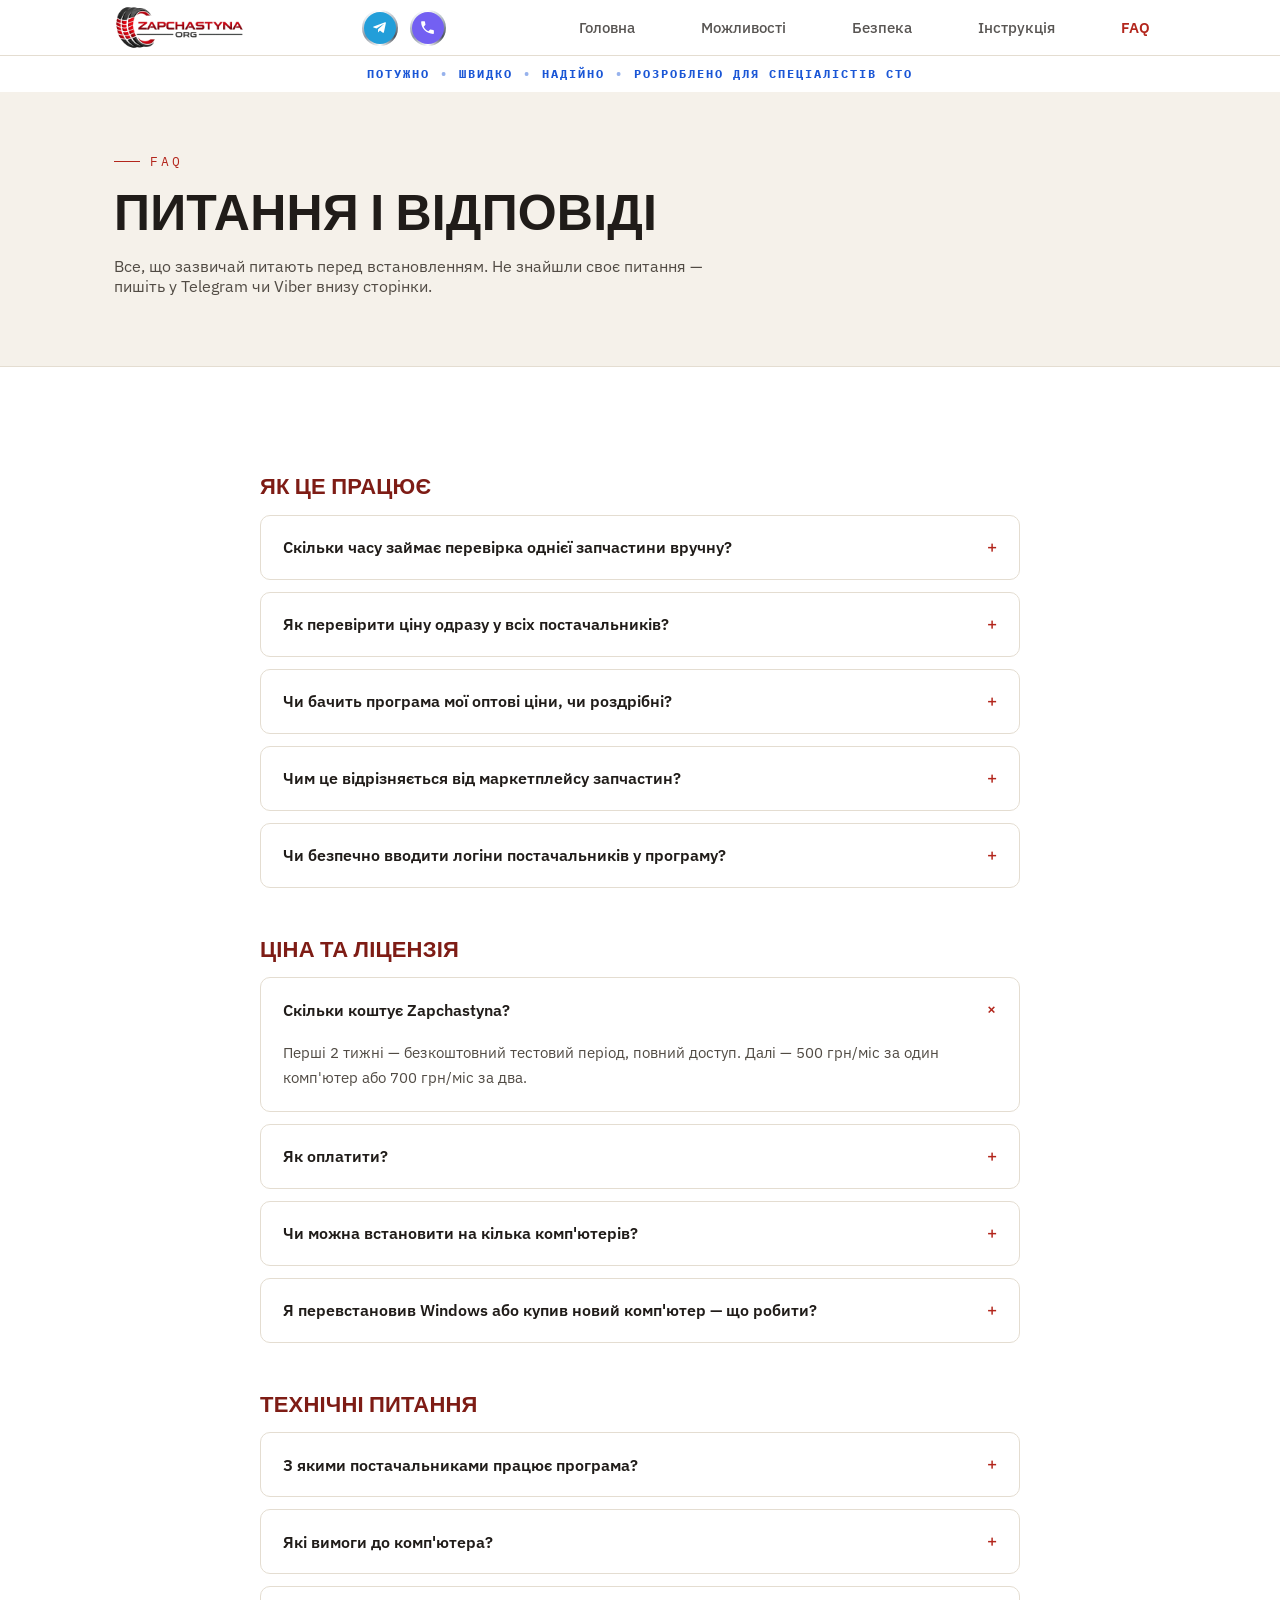
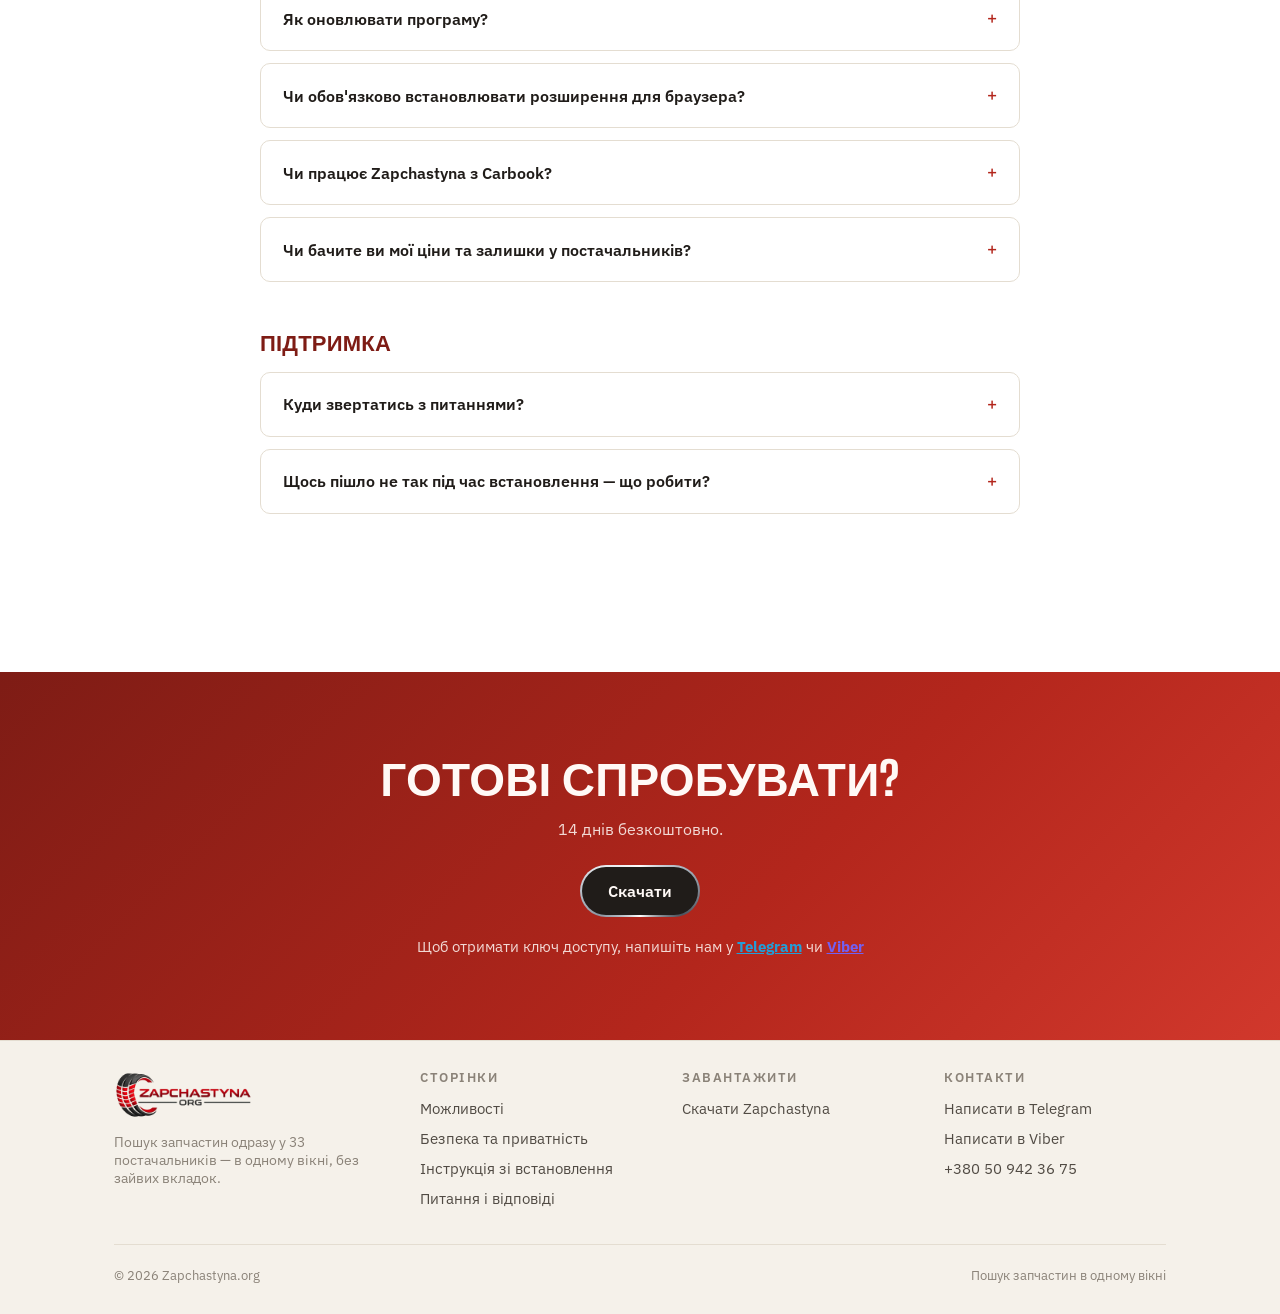
<file: faq.html>
<!doctype html>
<html lang="uk">
<head>
<meta charset="UTF-8">
<meta name="viewport" content="width=device-width, initial-scale=1">
<meta name="msvalidate.01" content="48FEF03218296AFE450D488752519E47">
<title>FAQ — питання і відповіді про Zapchastyna</title>
<meta name="description" content="Скільки коштує Zapchastyna, які постачальники підтримуються, вимоги до комп'ютера, оновлення та підтримка.">
<link rel="canonical" href="https://zapchastyna.org/faq">
<meta property="og:type" content="website">
<meta property="og:url" content="https://zapchastyna.org/faq">
<meta property="og:site_name" content="Zapchastyna">
<meta property="og:locale" content="uk_UA">
<meta property="og:title" content="FAQ — Zapchastyna">
<meta property="og:description" content="Скільки коштує Zapchastyna, які постачальники підтримуються, вимоги до комп'ютера, оновлення та підтримка.">
<meta property="og:image" content="https://zapchastyna.org/og-image.png">
<meta property="og:image:width" content="1380">
<meta property="og:image:height" content="630">
<meta property="og:image:alt" content="Zapchastyna — пошук запчастин одразу у 33 постачальників">
<meta name="twitter:card" content="summary_large_image">
<link rel="icon" type="image/png" sizes="32x32" href="favicon-32.png">
<link rel="apple-touch-icon" href="apple-touch-icon.png">
<link rel="preconnect" href="https://fonts.googleapis.com">
<link rel="preconnect" href="https://fonts.gstatic.com" crossorigin>
<link href="https://fonts.googleapis.com/css2?family=Big+Shoulders+Display:wght@700;800;900&family=IBM+Plex+Sans:wght@400;500;600;700&family=IBM+Plex+Mono:wght@400;500&display=swap" rel="stylesheet">
<link rel="stylesheet" href="css/styles.css?v=20260816b">
<script type="application/ld+json">
{
  "@context": "https://schema.org",
  "@type": "FAQPage",
  "@id": "https://zapchastyna.org/faq#faqpage",
  "url": "https://zapchastyna.org/faq",
  "name": "Питання і відповіді про Zapchastyna",
  "inLanguage": "uk",
  "publisher": {
    "@type": "Organization",
    "name": "Zapchastyna",
    "url": "https://zapchastyna.org/"
  },
  "mainEntity": [
    {
      "@type": "Question",
      "name": "Скільки часу займає перевірка однієї запчастини вручну?",
      "acceptedAnswer": {
        "@type": "Answer",
        "text": "У середньому близько десяти хвилин: відкрити кабінети кількох постачальників, ввести артикул у кожному, дочекатися видачі, порівняти ціни й наявність. Zapchastyna робить той самий обхід за секунди й показує все в одній таблиці."
      }
    },
    {
      "@type": "Question",
      "name": "Як перевірити ціну одразу у всіх постачальників?",
      "acceptedAnswer": {
        "@type": "Answer",
        "text": "Ввести артикул один раз. Zapchastyna паралельно опитує всі підключені джерела під вашими логінами і зводить ціни, залишки та аналоги в одну таблицю. Замість тридцяти вкладок — один екран."
      }
    },
    {
      "@type": "Question",
      "name": "Чи бачить програма мої оптові ціни, чи роздрібні?",
      "acceptedAnswer": {
        "@type": "Answer",
        "text": "Ваші оптові. Пошук іде під вашим логіном у вашому особистому кабінеті — програма бачить рівно те саме, що побачили б ви, відкривши сайт постачальника вручну. Роздрібні ціни вітрини вона не показує."
      }
    },
    {
      "@type": "Question",
      "name": "Чим це відрізняється від маркетплейсу запчастин?",
      "acceptedAnswer": {
        "@type": "Answer",
        "text": "Маркетплейс — це посередник із власною націнкою і своїм колом продавців. Zapchastyna нічого не продає і не є посередником: вона працює з вашими діючими постачальниками та вашими договірними цінами, а замовлення ви оформлюєте як завжди — напряму."
      }
    },
    {
      "@type": "Question",
      "name": "Чи безпечно вводити логіни постачальників у програму?",
      "acceptedAnswer": {
        "@type": "Answer",
        "text": "Логіни зберігаються у файлі на вашому комп'ютері й нікуди не завантажуються. Запити йдуть напряму з вашого комп'ютера на сайт постачальника, повз наші сервери. Програма тільки читає ціни — вона не додає в кошик, не замовляє і не змінює паролі."
      }
    },
    {
      "@type": "Question",
      "name": "Скільки коштує Zapchastyna?",
      "acceptedAnswer": {
        "@type": "Answer",
        "text": "Перші 2 тижні — безкоштовний тестовий період, повний доступ. Далі — 500 грн/міс за один комп'ютер або 700 грн/міс за два."
      }
    },
    {
      "@type": "Question",
      "name": "Як оплатити?",
      "acceptedAnswer": {
        "@type": "Answer",
        "text": "Напишіть нам у Telegram або Viber — домовимось про зручний спосіб."
      }
    },
    {
      "@type": "Question",
      "name": "Чи можна встановити на кілька комп'ютерів?",
      "acceptedAnswer": {
        "@type": "Answer",
        "text": "Так, до двох комп'ютерів за тарифом 700 грн/міс. Якщо потрібно більше — напишіть, обговоримо."
      }
    },
    {
      "@type": "Question",
      "name": "Я перевстановив Windows або купив новий комп'ютер — що робити?",
      "acceptedAnswer": {
        "@type": "Answer",
        "text": "Напишіть нам — відв'яжемо ліцензію від старого комп'ютера, і вона автоматично прив'яжеться до нового при наступному запуску."
      }
    },
    {
      "@type": "Question",
      "name": "З якими постачальниками працює програма?",
      "acceptedAnswer": {
        "@type": "Answer",
        "text": "33 джерела: Юнік, Омега, АвтоНова, Владислав, Еліт, БусМаркет, Зеніт, Весна, С-Кар, ТехноМір, Автотехнікс, АВД, Інтеркарс, Екзіст, АвтоТренд, A-Z, Атлас, ЗіпАвто, ОілПартс, АЗР, КронАвто, Вітол, МайстерСервіс, ФормаПартс, СТАвто, Олл4Кар, АСГ, ГігаПартс, АзіяПартс, АвтоПро, Бастіон, Автолідер, Спринтер. Не знайшли свого постачальника — напишіть, можемо додати."
      }
    },
    {
      "@type": "Question",
      "name": "Які вимоги до комп'ютера?",
      "acceptedAnswer": {
        "@type": "Answer",
        "text": "Windows 10 або новіша версія та інтернет. Все інше — включно з Python — програма встановлює сама."
      }
    },
    {
      "@type": "Question",
      "name": "Як оновлювати програму?",
      "acceptedAnswer": {
        "@type": "Answer",
        "text": "Коли виходить нова версія, у Zapchastyna з'являється кнопка «Оновити». Натискаєте — і все оновлюється саме. Логіни, паролі та ліцензія зберігаються."
      }
    },
    {
      "@type": "Question",
      "name": "Чи обов'язково встановлювати розширення для браузера?",
      "acceptedAnswer": {
        "@type": "Answer",
        "text": "Так, одне — з папки C:\\parts-dashboard\\chrome-extension. Деякі магазини не приймають код деталі в адресі сторінки, і вписує його в рядок пошуку саме розширення. Без нього посилання на такі магазини відкриють кабінет із порожнім пошуком. Два інших розширення — «Знайти ціну» в контекстному меню і кнопки магазинів у Carbook — за бажанням. Розширення працюють у Google Chrome, Opera та інших браузерах на основі Chromium. Як їх встановити, описано в інструкції."
      }
    },
    {
      "@type": "Question",
      "name": "Чи працює Zapchastyna з Carbook?",
      "acceptedAnswer": {
        "@type": "Answer",
        "text": "Так. Для тих, хто веде замовлення в Carbook, є окреме розширення для браузера (Chrome, Opera): біля кожної позиції замовлення з'являється кнопка магазину, яка відкриває саме цю деталь у кабінеті постачальника, а панель «Обхід магазинів» проводить вас по всіх позиціях замовлення, згрупованих по магазину. Розширення входить у поставку Zapchastyna — як його увімкнути, описано в інструкції."
      }
    },
    {
      "@type": "Question",
      "name": "Чи бачите ви мої ціни та залишки у постачальників?",
      "acceptedAnswer": {
        "@type": "Answer",
        "text": "Ні. Пошук виконується локально на вашому комп'ютері під вашим логіном. Детальніше — на сторінці «Безпека»."
      }
    },
    {
      "@type": "Question",
      "name": "Куди звертатись з питаннями?",
      "acceptedAnswer": {
        "@type": "Answer",
        "text": "Telegram або Viber — контакти внизу цієї сторінки."
      }
    },
    {
      "@type": "Question",
      "name": "Щось пішло не так під час встановлення — що робити?",
      "acceptedAnswer": {
        "@type": "Answer",
        "text": "Не закривайте вікно з помилкою — сфотографуйте його або зробіть скріншот і надішліть нам. Комп'ютер при цьому не змінюється: якщо встановлення не завершилося, нічого зайвого на ньому не залишається."
      }
    }
  ],
  "dateModified": "2026-10-29"
}
</script>
</head>
<body>

<!-- NAV:START -->
<nav class="site-nav">
  <div class="container">
    <a href="/" class="nav-logo"><img width="720" height="248" src="images/logo/logo.webp" alt="Zapchastyna.org"></a>
    <div class="nav-right">
      <a class="contact-icon tg" href="https://t.me/+380509423675" target="_blank" rel="noopener" title="Написати в Telegram">
        <svg viewBox="0 0 24 24" aria-hidden="true"><path d="M9.78 18.65l.28-4.23 7.68-6.92c.34-.31-.07-.46-.52-.19L7.74 13.3 3.64 12c-.88-.25-.89-.86.2-1.3l15.97-6.16c.73-.33 1.43.18 1.15 1.3l-2.72 12.81c-.19.91-.74 1.13-1.5.71L12.6 16.3l-1.99 1.93c-.23.23-.42.42-.83.42z"/></svg>
      </a>
      <a class="contact-icon viber" href="viber://chat?number=%2B380509423675" title="Написати у Viber">
        <svg viewBox="0 0 24 24" aria-hidden="true"><path d="M6.62 10.79c1.44 2.83 3.76 5.14 6.59 6.59l2.2-2.2c.27-.27.67-.36 1.02-.24 1.12.37 2.33.57 3.57.57.55 0 1 .45 1 1V20c0 .55-.45 1-1 1-9.39 0-17-7.61-17-17 0-.55.45-1 1-1h3.5c.55 0 1 .45 1 1 0 1.25.2 2.45.57 3.57.11.35.03.74-.25 1.02l-2.2 2.21z"/></svg>
      </a>
    </div>
    <button class="nav-toggle" aria-label="Меню">☰</button>
    <ul class="nav-links">
      <li><a href="/">Головна</a></li>
      <li><a href="possibilities">Можливості</a></li>
      <li><a href="security">Безпека</a></li>
      <li><a href="instructions">Інструкція</a></li>
      <li><a href="faq" class="active">FAQ</a></li>
    </ul>
  </div>
</nav>
<!-- NAV:END -->

<!-- SLOGAN STRIP -->
<div class="slogan-strip">
  <div class="container">
    <span>Потужно</span><span class="dot">•</span><span>Швидко</span><span class="dot">•</span><span>Надійно</span><span class="dot">•</span><span>Розроблено для спеціалістів СТО</span>
  </div>
</div>

<section class="page-hero">
  <div class="container">
    <span class="eyebrow">FAQ</span>
    <h1>Питання і відповіді</h1>
    <p>Все, що зазвичай питають перед встановленням. Не знайшли своє питання — пишіть у Telegram чи Viber внизу сторінки.</p>
  </div>
</section>

<section class="section-pad on-bg">
  <div class="container">

    <div class="faq-group">
      <h2>Як це працює</h2>

      <details class="faq-item">
        <summary>Скільки часу займає перевірка однієї запчастини вручну?</summary>
        <div class="faq-a">У середньому близько десяти хвилин: відкрити кабінети кількох постачальників, ввести артикул у кожному, дочекатися видачі, порівняти ціни й наявність. Zapchastyna робить той самий обхід за секунди й показує все в одній таблиці.</div>
      </details>
      <details class="faq-item">
        <summary>Як перевірити ціну одразу у всіх постачальників?</summary>
        <div class="faq-a">Ввести артикул один раз. Zapchastyna паралельно опитує всі підключені джерела під вашими логінами і зводить ціни, залишки та аналоги в одну таблицю. Замість тридцяти вкладок — один екран.</div>
      </details>
      <details class="faq-item">
        <summary>Чи бачить програма мої оптові ціни, чи роздрібні?</summary>
        <div class="faq-a">Ваші оптові. Пошук іде під вашим логіном у вашому особистому кабінеті — програма бачить рівно те саме, що побачили б ви, відкривши сайт постачальника вручну. Роздрібні ціни вітрини вона не показує.</div>
      </details>
      <details class="faq-item">
        <summary>Чим це відрізняється від маркетплейсу запчастин?</summary>
        <div class="faq-a">Маркетплейс — це посередник із власною націнкою і своїм колом продавців. Zapchastyna нічого не продає і не є посередником: вона працює з вашими діючими постачальниками та вашими договірними цінами, а замовлення ви оформлюєте як завжди — напряму.</div>
      </details>
      <details class="faq-item">
        <summary>Чи безпечно вводити логіни постачальників у програму?</summary>
        <div class="faq-a">Логіни зберігаються у файлі на вашому комп'ютері й нікуди не завантажуються. Запити йдуть напряму з вашого комп'ютера на сайт постачальника, повз наші сервери. Програма тільки читає ціни — вона не додає в кошик, не замовляє і не змінює паролі.</div>
      </details>
    </div>

    <div class="faq-group">
      <h2>Ціна та ліцензія</h2>

      <details class="faq-item" open>
        <summary>Скільки коштує Zapchastyna?</summary>
        <div class="faq-a">Перші 2 тижні — безкоштовний тестовий період, повний доступ. Далі — 500 грн/міс за один комп'ютер або 700 грн/міс за два.</div>
      </details>

      <details class="faq-item">
        <summary>Як оплатити?</summary>
        <div class="faq-a">Напишіть нам у Telegram або Viber — домовимось про зручний спосіб.</div>
      </details>

      <details class="faq-item">
        <summary>Чи можна встановити на кілька комп'ютерів?</summary>
        <div class="faq-a">Так, до двох комп'ютерів за тарифом 700 грн/міс. Якщо потрібно більше — напишіть, обговоримо.</div>
      </details>

      <details class="faq-item">
        <summary>Я перевстановив Windows або купив новий комп'ютер — що робити?</summary>
        <div class="faq-a">Напишіть нам — відв'яжемо ліцензію від старого комп'ютера, і вона автоматично прив'яжеться до нового при наступному запуску.</div>
      </details>
    </div>

    <div class="faq-group">
      <h2>Технічні питання</h2>

      <details class="faq-item">
        <summary>З якими постачальниками працює програма?</summary>
        <div class="faq-a">
          33 джерела — ось повний список:
          <div class="badge-grid">
            <span class="badge"><span class="badge-logo"><img loading="lazy" width="291" height="163" src="images/suppliers/utr.png" alt=""></span>Юнік</span><span class="badge"><span class="badge-logo"><img loading="lazy" width="96" height="96" src="images/suppliers/omega.png" alt=""></span>Омега</span><span class="badge"><span class="badge-logo"><img loading="lazy" width="42" height="42" src="images/suppliers/autonovad.png" alt=""></span>АвтоНова</span><span class="badge"><span class="badge-logo"><img loading="lazy" width="300" height="61" src="images/suppliers/vladislav.png" alt=""></span>Владислав</span><span class="badge"><span class="badge-logo"><img loading="lazy" width="250" height="32" src="images/suppliers/ecat.png" alt=""></span>Еліт</span><span class="badge"><span class="badge-logo"><img loading="lazy" width="192" height="192" src="images/suppliers/bm_parts.png" alt=""></span>БусМаркет</span><span class="badge"><span class="badge-logo"><img loading="lazy" width="99" height="100" src="images/suppliers/zenitauto.png" alt=""></span>Зеніт</span><span class="badge"><span class="badge-logo"><img loading="lazy" src="images/suppliers/vesna.svg" alt=""></span>Весна</span><span class="badge"><span class="badge-logo"><img loading="lazy" width="145" height="83" src="images/suppliers/scarparts.gif" alt=""></span>С-Кар</span><span class="badge"><span class="badge-logo"><img loading="lazy" width="180" height="180" src="images/suppliers/tehnomir.png" alt=""></span>ТехноМір</span><span class="badge"><span class="badge-logo dark"><img loading="lazy" src="images/suppliers/autotechnics.svg" alt=""></span>Автотехнікс</span><span class="badge"><span class="badge-logo"><img loading="lazy" width="398" height="402" src="images/suppliers/avd.jpg" alt=""></span>АВД</span><span class="badge"><span class="badge-logo"><img loading="lazy" width="140" height="51" src="images/suppliers/intercars.webp" alt=""></span>Інтеркарс</span><span class="badge"><span class="badge-logo"><img loading="lazy" src="images/suppliers/exist.svg" alt=""></span>Екзіст</span><span class="badge"><span class="badge-logo"><img loading="lazy" width="161" height="44" src="images/suppliers/autotrend.png" alt=""></span>АвтоТренд</span><span class="badge"><span class="badge-logo"><img loading="lazy" width="142" height="88" src="images/suppliers/azauto.png" alt=""></span>A-Z</span><span class="badge"><span class="badge-logo"><img loading="lazy" src="images/suppliers/atlas_parts.svg" alt=""></span>Атлас</span><span class="badge"><span class="badge-logo"><img loading="lazy" src="images/suppliers/zipavto.svg" alt=""></span>ЗіпАвто</span><span class="badge"><span class="badge-logo"><img loading="lazy" width="102" height="46" src="images/suppliers/oilparts.png" alt=""></span>ОілПартс</span><span class="badge"><span class="badge-logo"><img loading="lazy" width="96" height="96" src="images/suppliers/azr.png" alt=""></span>АЗР</span><span class="badge"><span class="badge-logo"><img loading="lazy" width="866" height="170" src="images/suppliers/kronavto.png" alt=""></span>КронАвто</span><span class="badge"><span class="badge-logo"><img loading="lazy" src="images/suppliers/vitol.svg" alt=""></span>Вітол</span><span class="badge"><span class="badge-logo"><img loading="lazy" src="images/suppliers/mastershop.svg" alt=""></span>МайстерСервіс</span><span class="badge"><span class="badge-logo"><img loading="lazy" width="64" height="64" src="images/suppliers/formaparts.png" alt=""></span>ФормаПартс</span><span class="badge"><span class="badge-logo"><img loading="lazy" width="256" height="68" src="images/suppliers/stauto.gif" alt=""></span>СТАвто</span><span class="badge"><span class="badge-logo"><img loading="lazy" width="290" height="48" src="images/suppliers/all4car.png" alt=""></span>Олл4Кар</span><span class="badge"><span class="badge-logo dark"><img loading="lazy" width="220" height="55" src="images/suppliers/asg.png" alt=""></span>АСГ</span><span class="badge"><span class="badge-logo"><img loading="lazy" width="400" height="200" src="images/suppliers/gigaparts.webp" alt=""></span>ГігаПартс</span><span class="badge"><span class="badge-logo"><img loading="lazy" width="729" height="231" src="images/suppliers/asiaparts.png" alt=""></span>АзіяПартс</span><span class="badge"><span class="badge-logo dark"><img loading="lazy" src="images/suppliers/avtopro.svg" alt=""></span>АвтоПро</span><span class="badge"><span class="badge-logo"><img loading="lazy" width="77" height="108" src="images/suppliers/bastion.png" alt=""></span>Бастіон</span><span class="badge"><span class="badge-logo"><img loading="lazy" width="96" height="96" src="images/suppliers/avtolider.png" alt=""></span>Автолідер</span><span class="badge">Спринтер</span>
          </div>
          Не знайшли свого постачальника — напишіть, можемо додати.
        </div>
      </details>

      <details class="faq-item">
        <summary>Які вимоги до комп'ютера?</summary>
        <div class="faq-a">Windows 10 або новіша версія та інтернет. Все інше — включно з Python — програма встановлює сама.</div>
      </details>

      <details class="faq-item">
        <summary>Як оновлювати програму?</summary>
        <div class="faq-a">Коли виходить нова версія, у Zapchastyna з'являється кнопка «Оновити». Натискаєте — і все оновлюється саме. Логіни, паролі та ліцензія зберігаються.</div>
      </details>

      <details class="faq-item">
        <summary>Чи обов'язково встановлювати розширення для браузера?</summary>
        <div class="faq-a">Так, одне — з папки <code>C:\parts-dashboard\chrome-extension</code>. Деякі магазини не приймають код деталі в адресі сторінки, і вписує його в рядок пошуку саме розширення. Без нього посилання на такі магазини відкриють кабінет із порожнім пошуком. Два інших розширення — «Знайти ціну» в контекстному меню і кнопки магазинів у Carbook — за бажанням. Розширення працюють у Google Chrome, Opera та інших браузерах на основі Chromium. Як їх встановити, описано в <a href="instructions#extensions" style="text-decoration:underline">інструкції</a>.</div>
      </details>

      <details class="faq-item">
        <summary>Чи працює Zapchastyna з Carbook?</summary>
        <div class="faq-a">Так. Для тих, хто веде замовлення в Carbook, є окреме розширення для браузера (Chrome, Opera): біля кожної позиції замовлення з'являється кнопка магазину, яка відкриває саме цю деталь у кабінеті постачальника, а панель «Обхід магазинів» проводить вас по всіх позиціях замовлення, згрупованих по магазину. Розширення входить у поставку Zapchastyna — як його увімкнути, описано в <a href="instructions#carbook" style="text-decoration:underline">інструкції</a>.</div>
      </details>

      <details class="faq-item">
        <summary>Чи бачите ви мої ціни та залишки у постачальників?</summary>
        <div class="faq-a">Ні. Пошук виконується локально на вашому комп'ютері під вашим логіном. Детальніше — на сторінці <a href="security" style="text-decoration:underline">«Безпека»</a>.</div>
      </details>
    </div>

    <div class="faq-group">
      <h2>Підтримка</h2>

      <details class="faq-item">
        <summary>Куди звертатись з питаннями?</summary>
        <div class="faq-a">Telegram або Viber — контакти внизу цієї сторінки.</div>
      </details>

      <details class="faq-item">
        <summary>Щось пішло не так під час встановлення — що робити?</summary>
        <div class="faq-a">Не закривайте вікно з помилкою — сфотографуйте його або зробіть скріншот і надішліть нам. Комп'ютер при цьому не змінюється: якщо встановлення не завершилося, нічого зайвого на ньому не залишається.</div>
      </details>
    </div>

  </div>
</section>

<section class="cta-band">
  <div class="container">
    <h2>Готові спробувати?</h2>
    <p>14 днів безкоштовно.</p>
    <a class="btn btn-primary" href="downloads/vstanovlennia.zip?v=20260823" download="Встановлення.zip">Скачати</a>
    <p class="cta-note">Щоб отримати ключ доступу, напишіть нам у <a class="link-tg" href="https://t.me/+380509423675" target="_blank" rel="noopener">Telegram</a> чи <a class="link-viber" href="viber://chat?number=%2B380509423675">Viber</a></p>
  </div>
</section>

<!-- FOOTER:START -->
<footer class="site-footer">
  <div class="container">
    <div class="footer-top">
      <div class="footer-brand">
        <img loading="lazy" width="720" height="248" src="images/logo/logo.webp" alt="Zapchastyna.org">
        <p>Пошук запчастин одразу у 33 постачальників — в одному вікні, без зайвих вкладок.</p>
      </div>
      <div class="footer-col">
        <h3>Сторінки</h3>
        <ul>
          <li><a href="possibilities">Можливості</a></li>
          <li><a href="security">Безпека та приватність</a></li>
          <li><a href="instructions">Інструкція зі встановлення</a></li>
          <li><a href="faq">Питання і відповіді</a></li>
        </ul>
      </div>
      <div class="footer-col">
        <h3>Завантажити</h3>
        <ul>
          <li><a href="downloads/vstanovlennia.zip?v=20260823" download="Встановлення.zip">Скачати Zapchastyna</a></li>
        </ul>
      </div>
      <div class="footer-col">
        <h3>Контакти</h3>
        <ul>
          <li><a href="https://t.me/+380509423675" target="_blank" rel="noopener">Написати в Telegram</a></li>
          <li><a href="viber://chat?number=%2B380509423675">Написати в Viber</a></li>
          <li><a href="tel:+380509423675">+380 50 942 36 75</a></li>
        </ul>
      </div>
    </div>
    <div class="footer-bottom">
      <span>© 2026 Zapchastyna.org</span>
      <span>Пошук запчастин в одному вікні</span>
    </div>
  </div>
</footer>
<!-- FOOTER:END -->

<script src="js/main.js?v=20260807"></script>
</body>
</html>
</file>
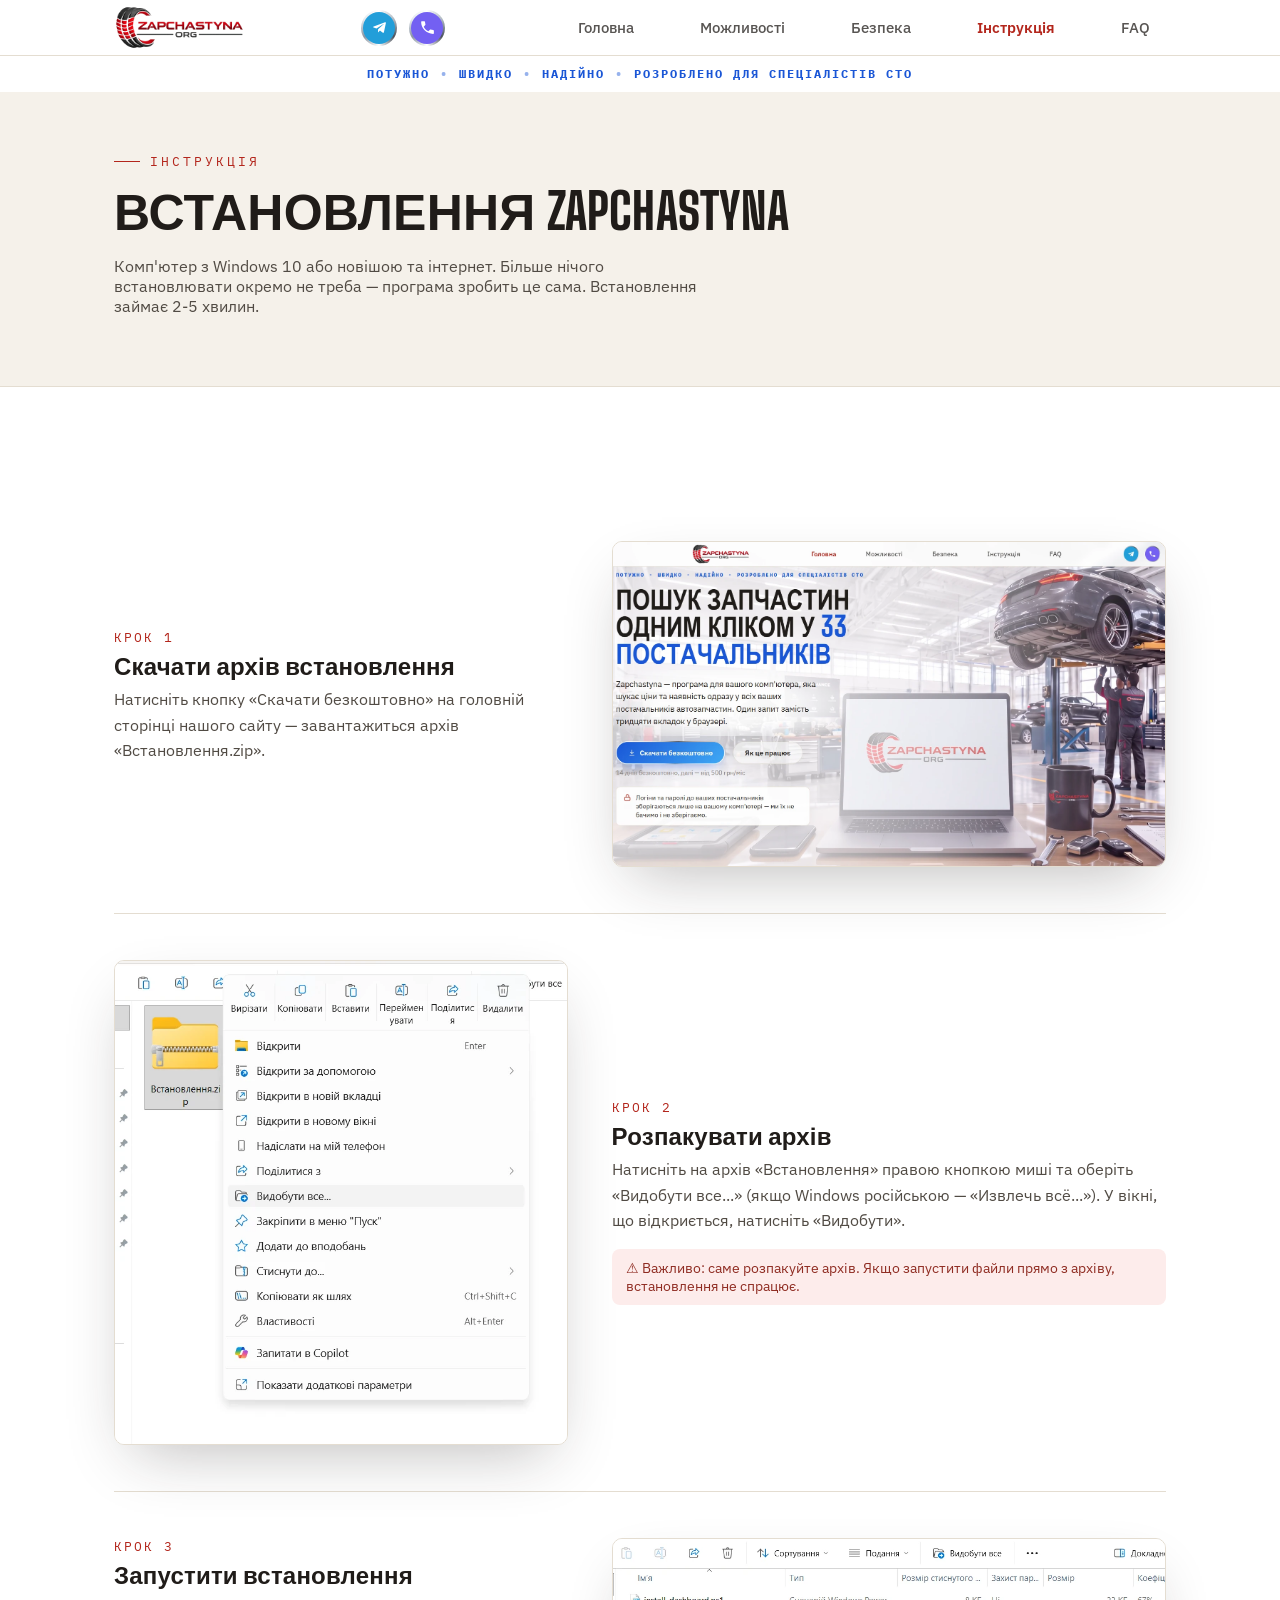
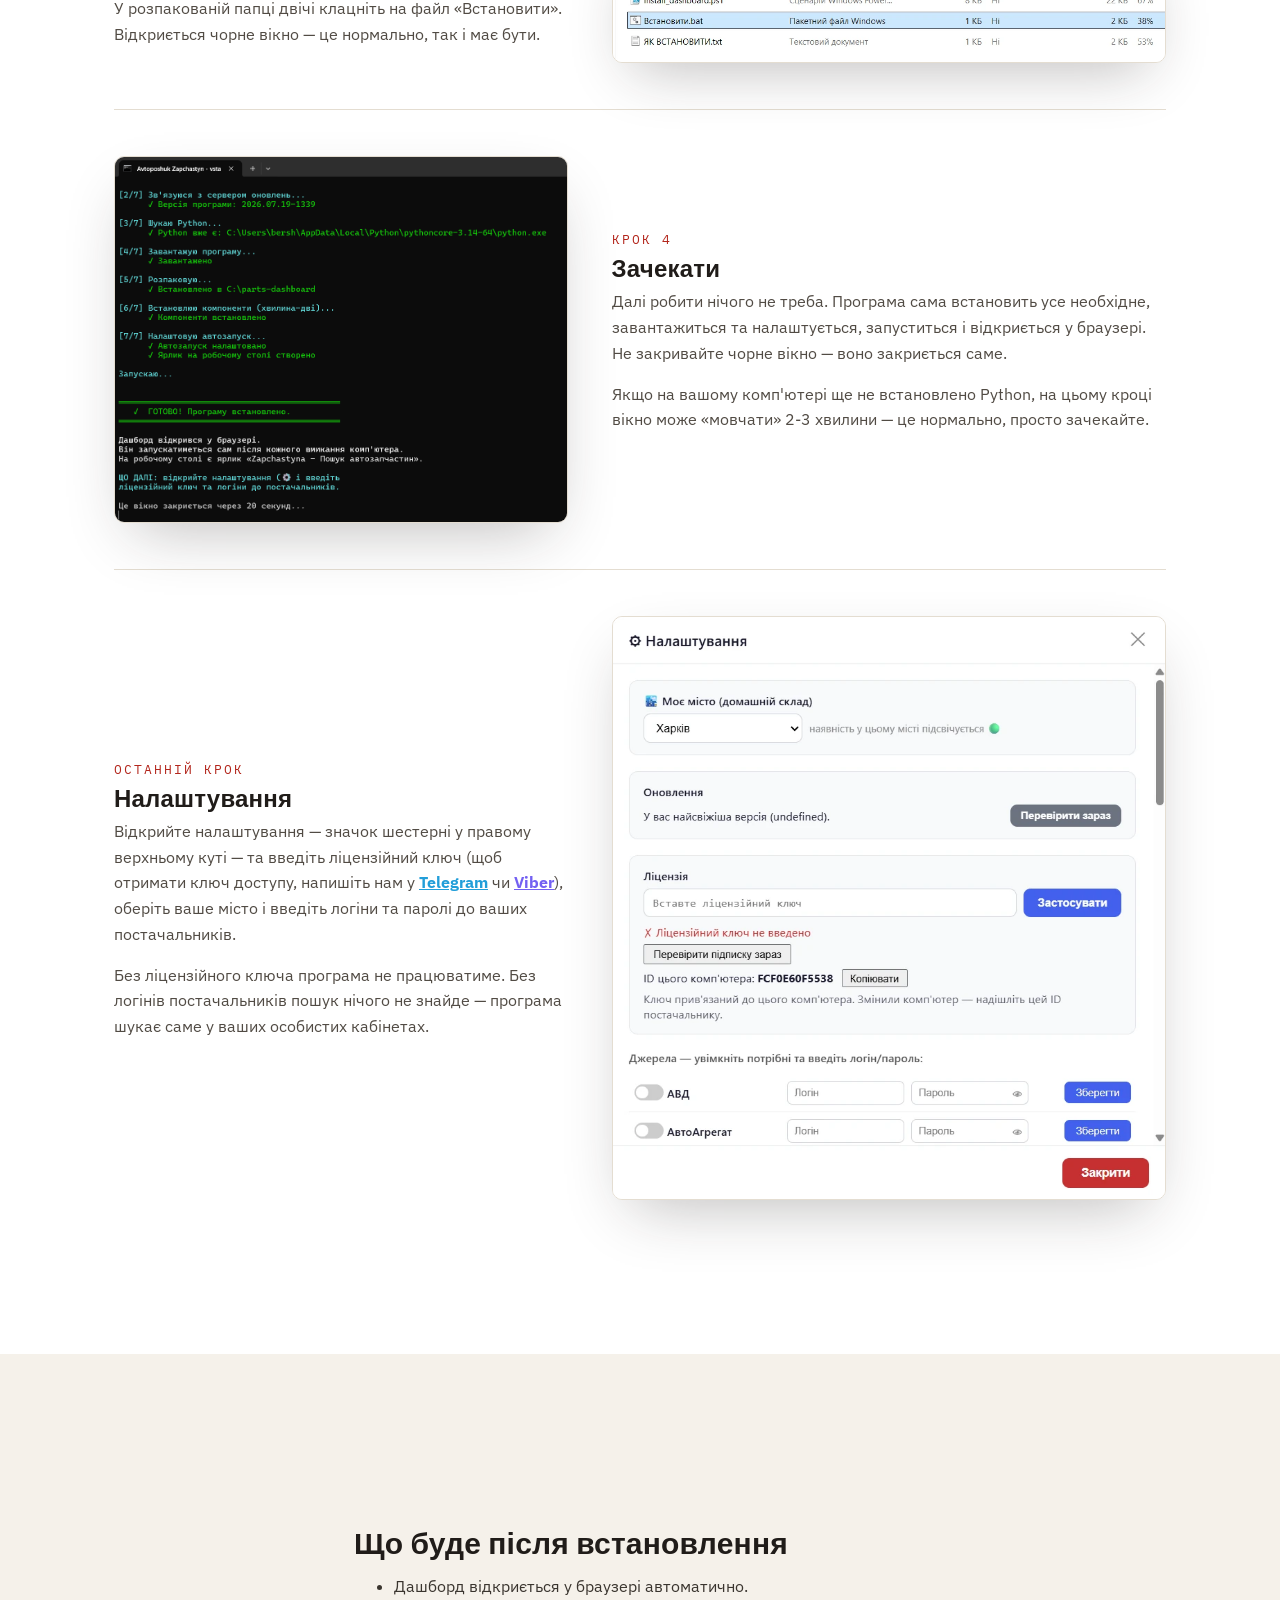
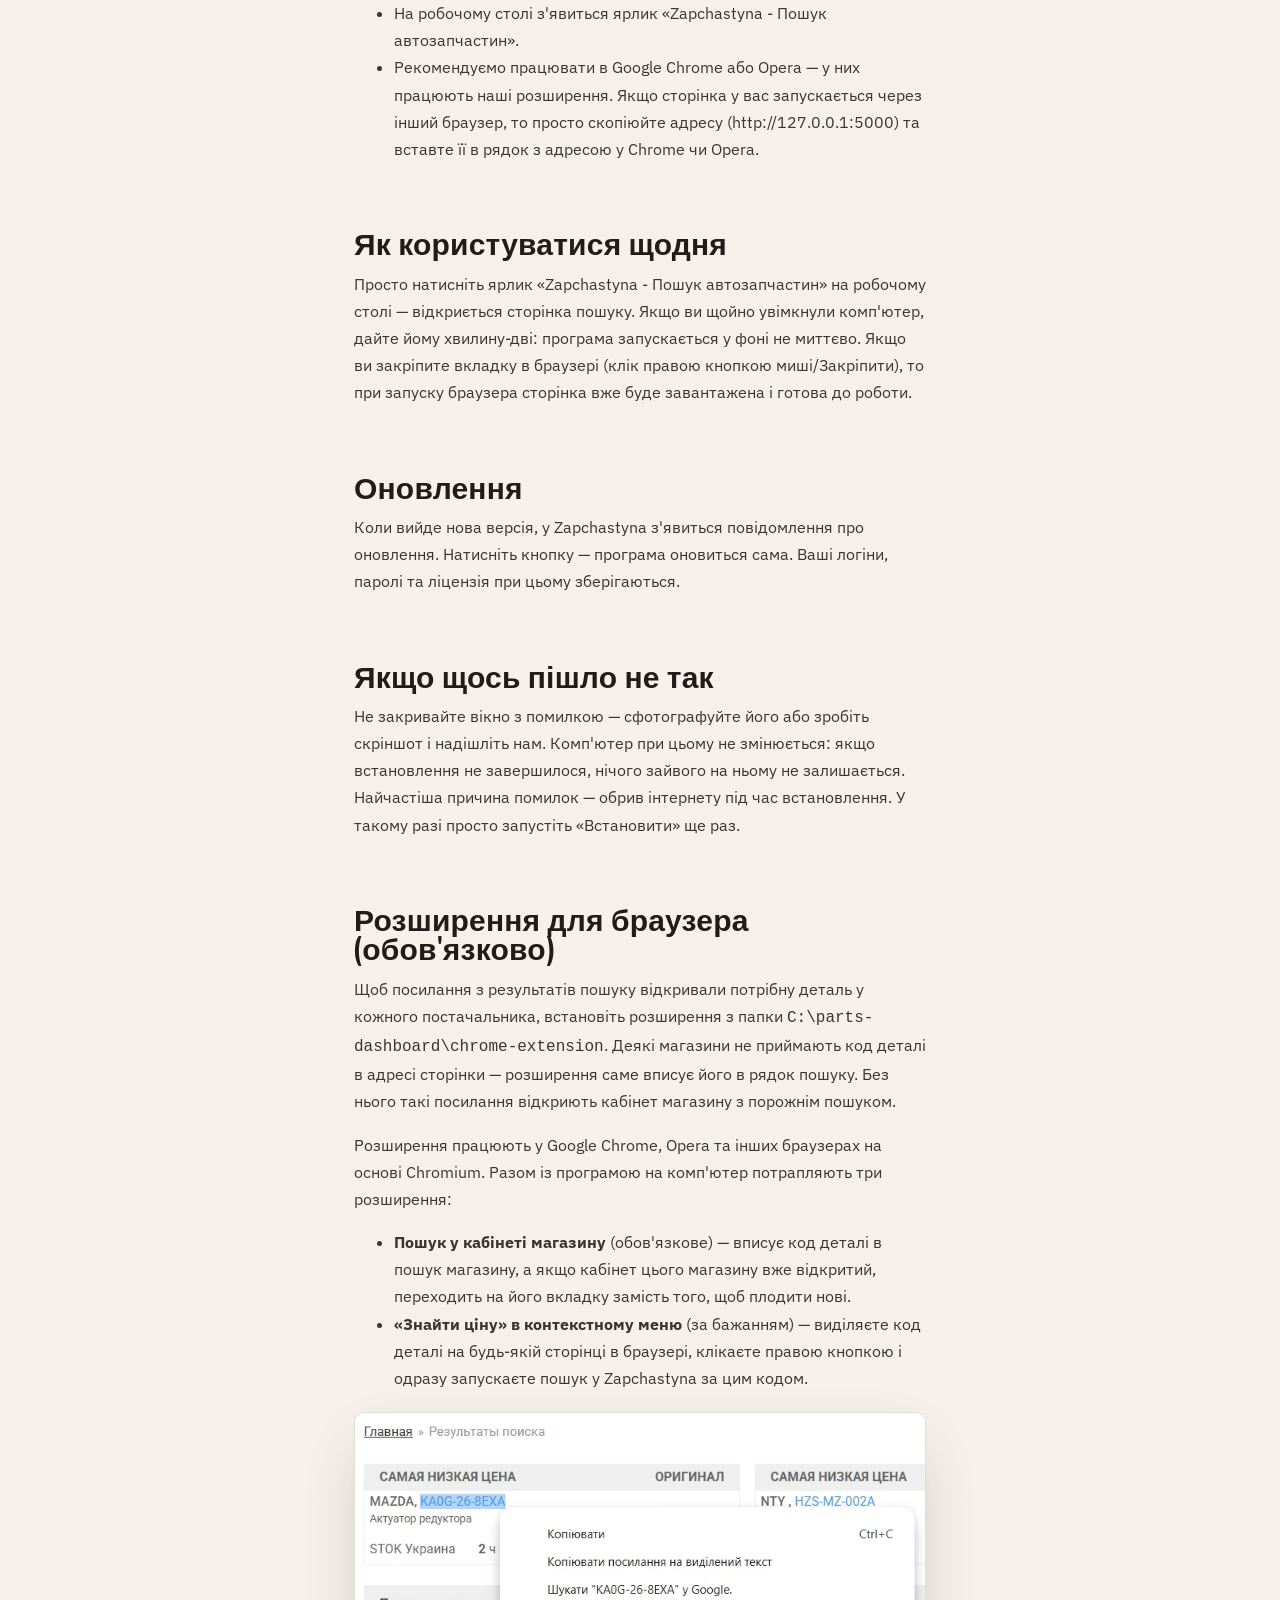
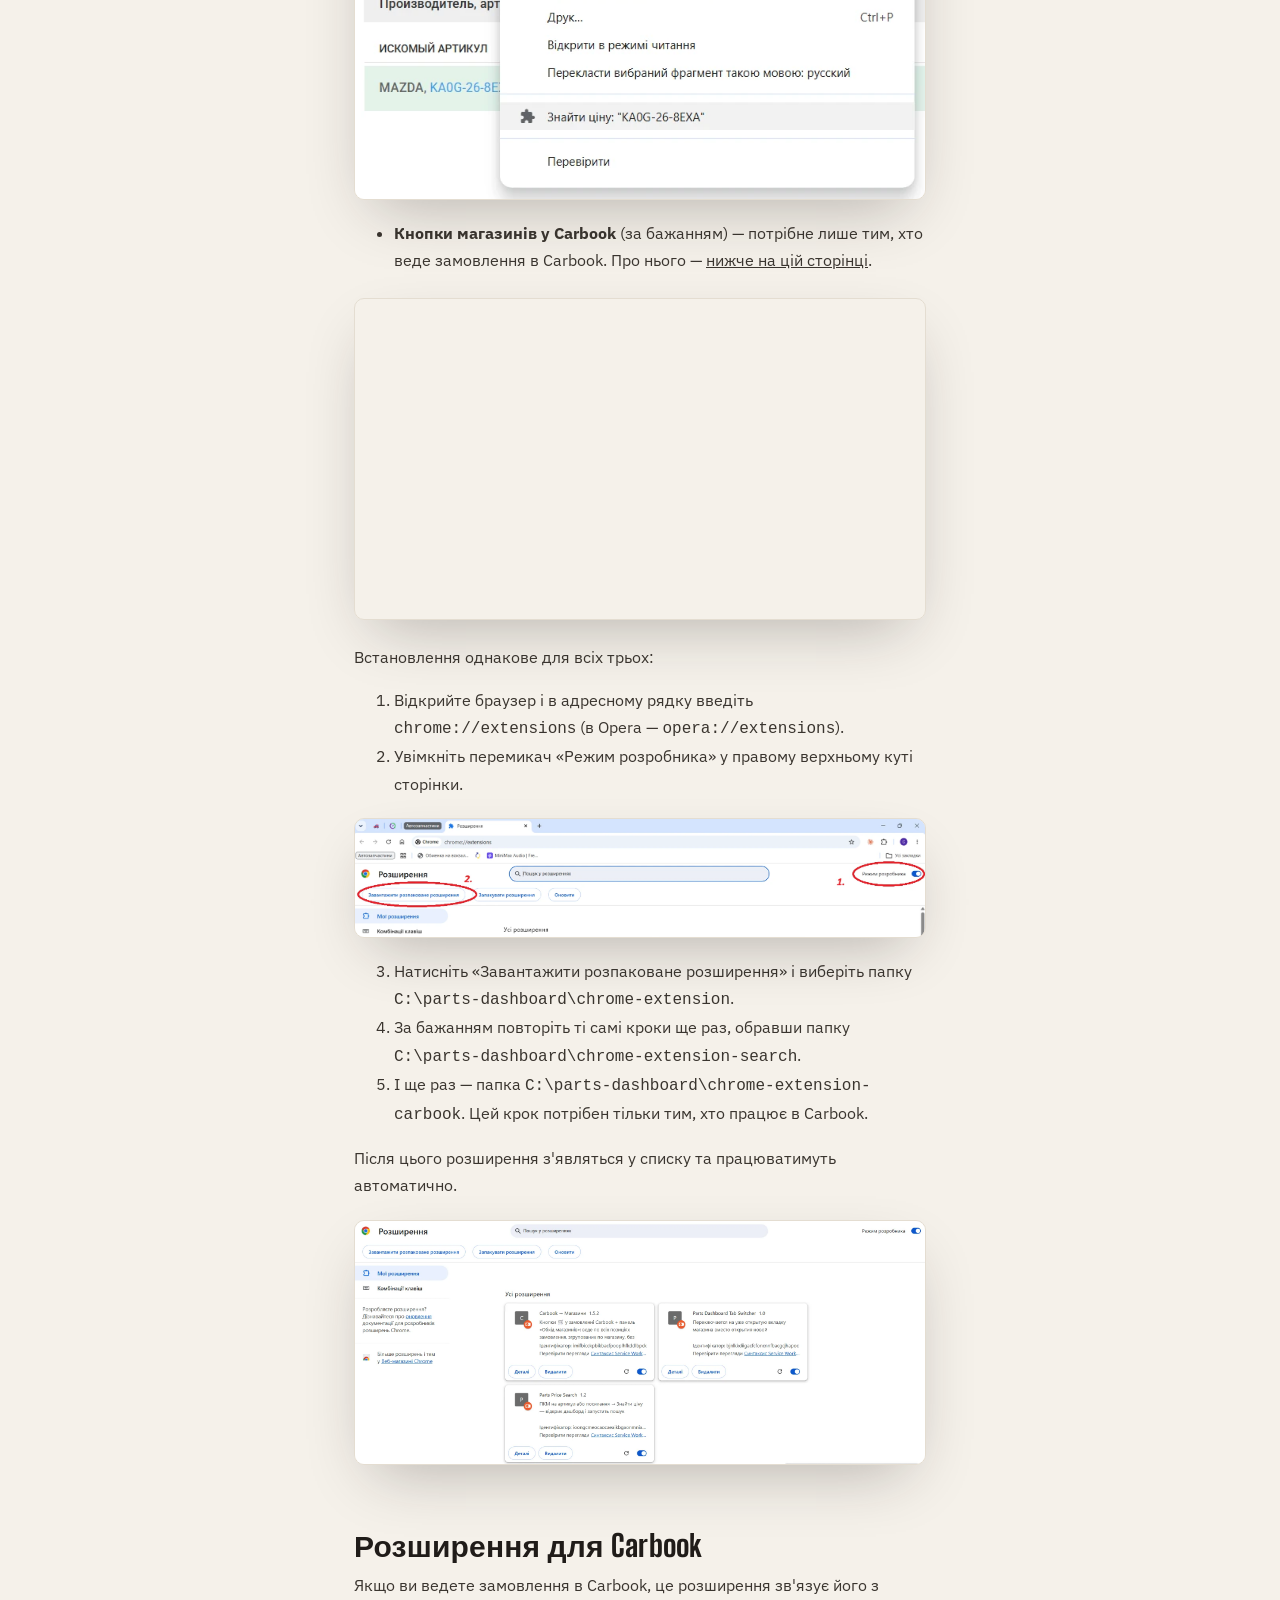
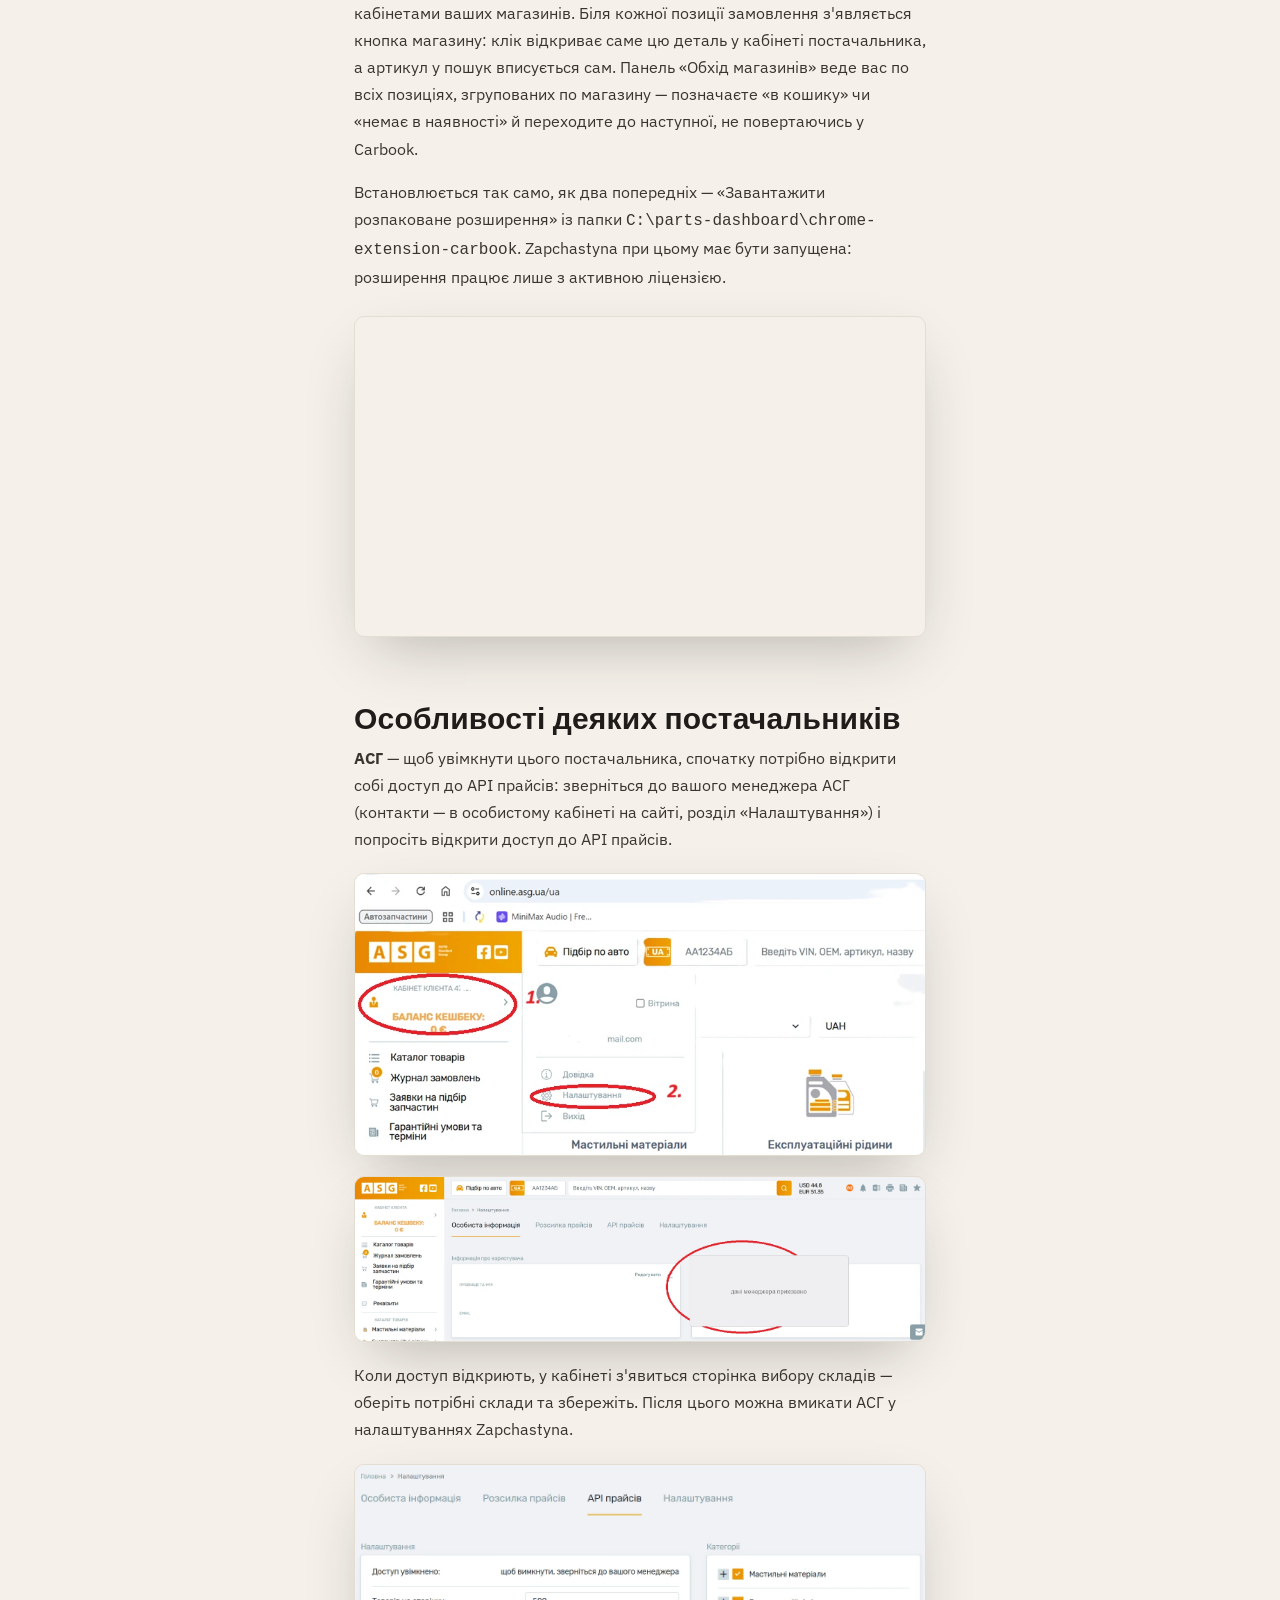
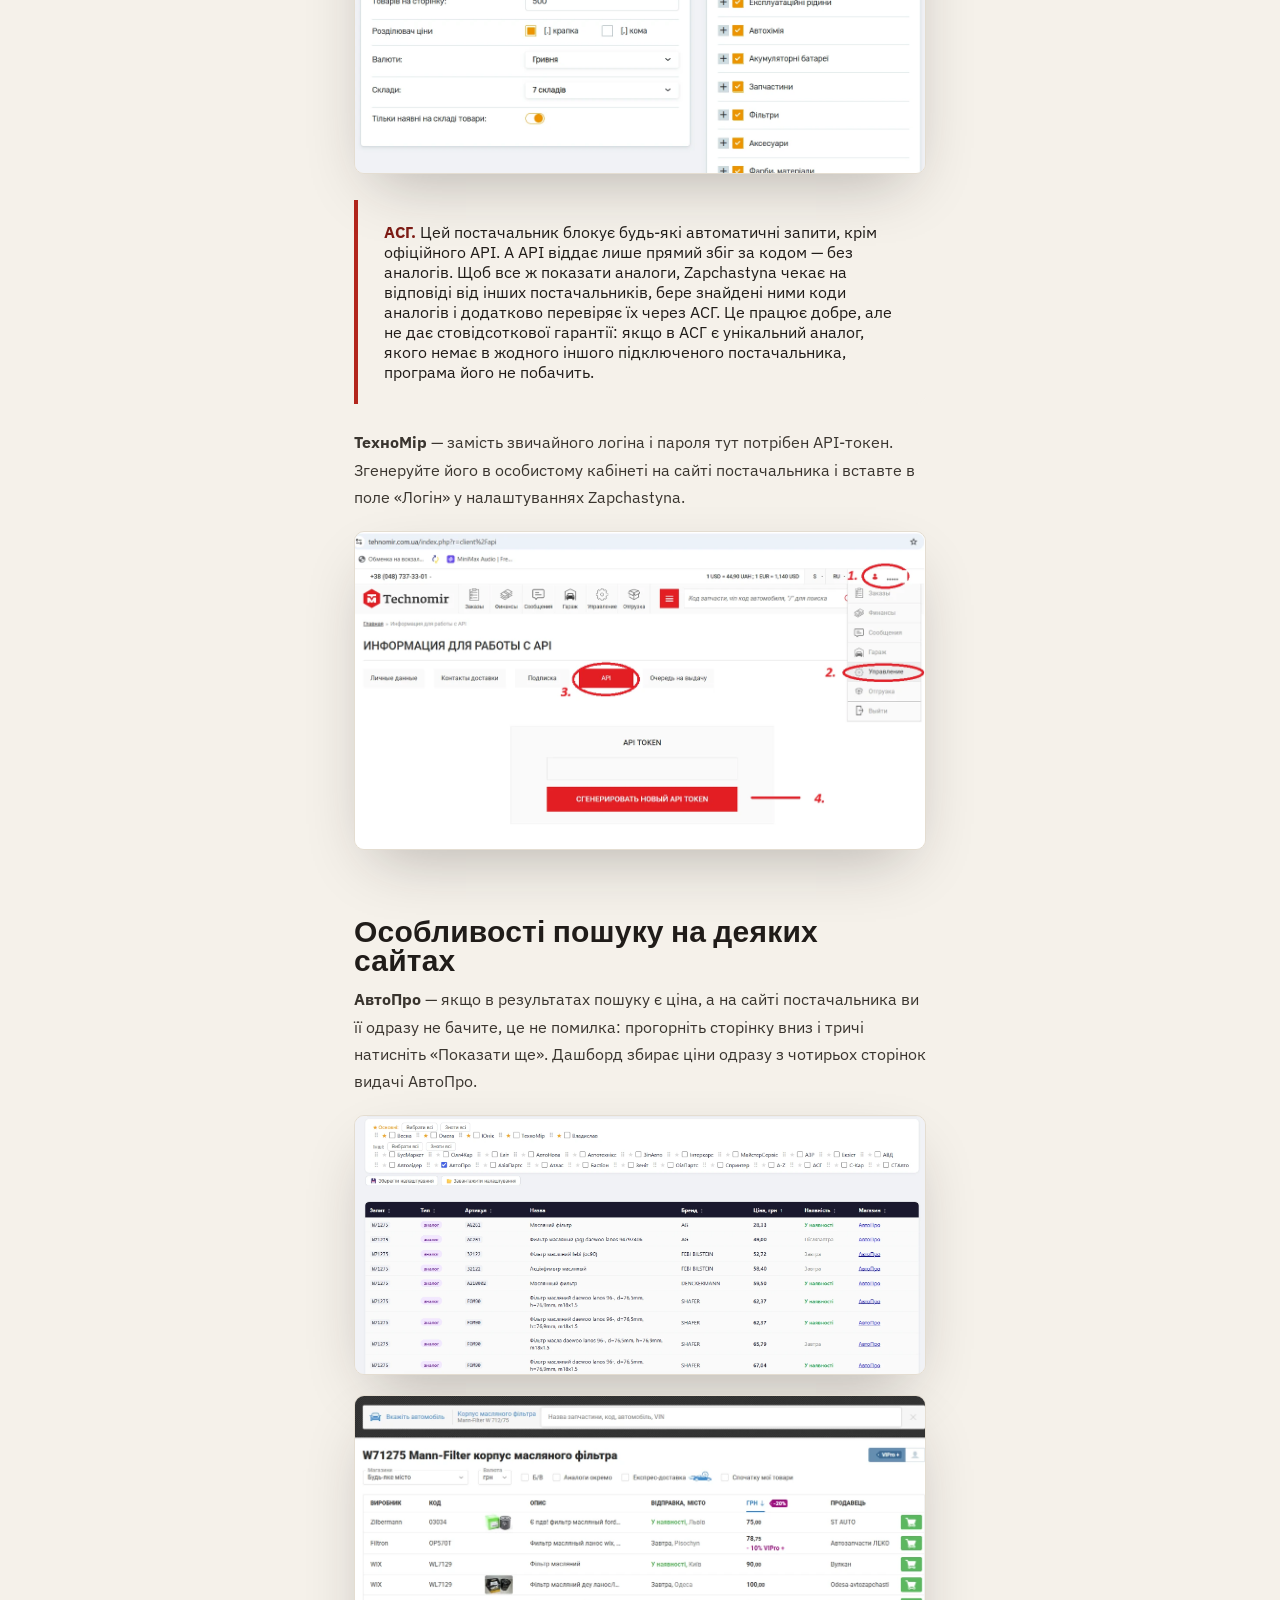
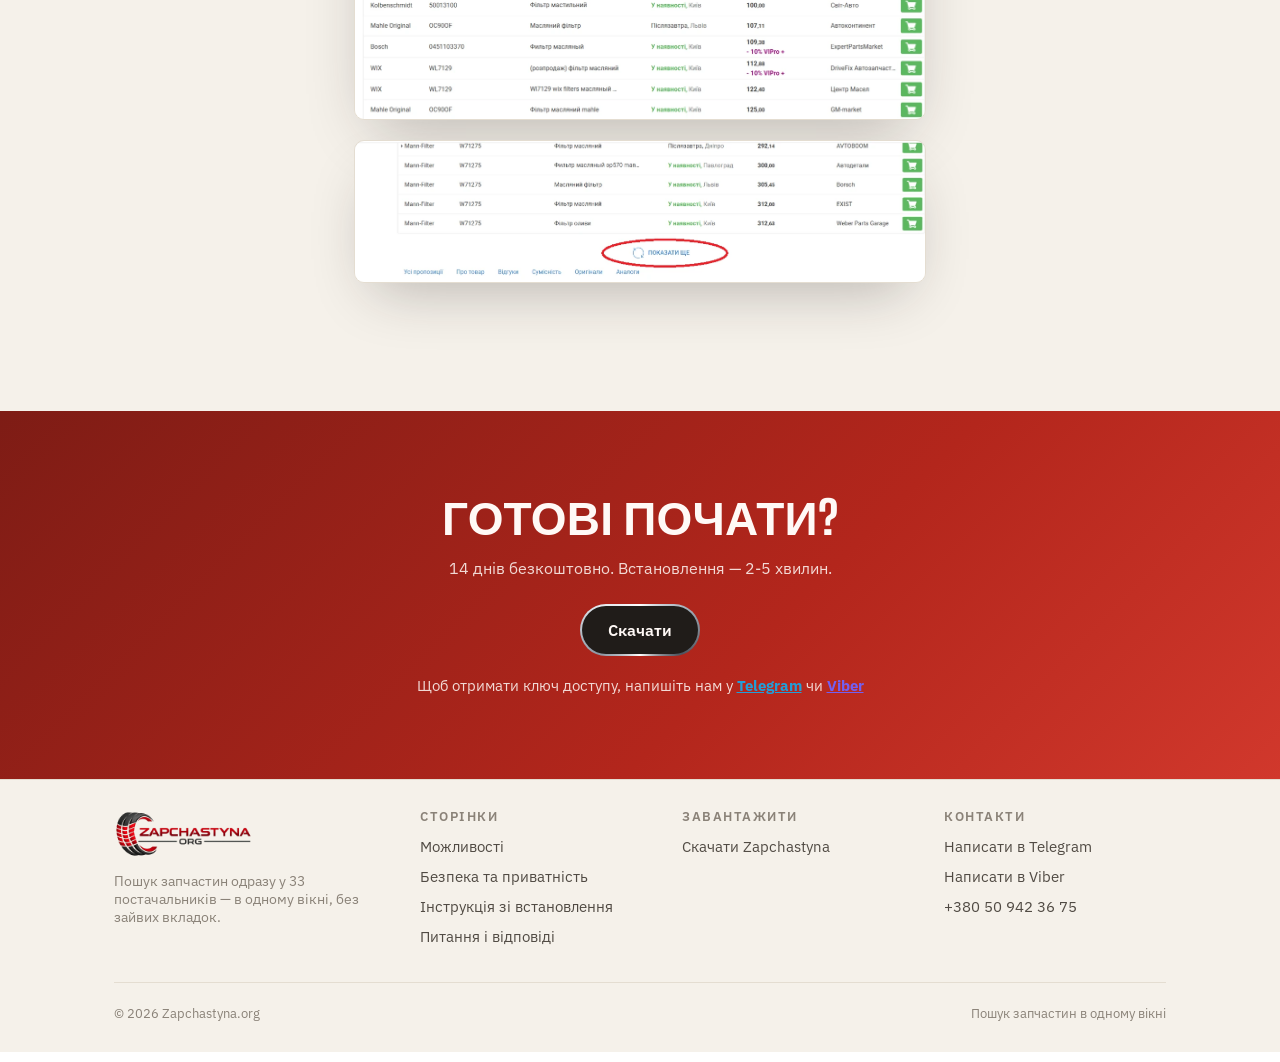
<file: instructions.html>
<!doctype html>
<html lang="uk">
<head>
<meta charset="UTF-8">
<meta name="viewport" content="width=device-width, initial-scale=1">
<meta name="msvalidate.01" content="48FEF03218296AFE450D488752519E47">
<title>Встановлення Zapchastyna — покрокова інструкція</title>
<meta name="description" content="Як встановити Zapchastyna: розпакувати архів, запустити встановлення, зачекати 2-5 хвилин і ввести ліцензійний ключ та логіни постачальників.">
<link rel="canonical" href="https://zapchastyna.org/instructions">
<meta property="og:type" content="website">
<meta property="og:url" content="https://zapchastyna.org/instructions">
<meta property="og:site_name" content="Zapchastyna">
<meta property="og:locale" content="uk_UA">
<meta property="og:title" content="Встановлення Zapchastyna">
<meta property="og:description" content="Як встановити Zapchastyna: розпакувати архів, запустити встановлення, зачекати 2-5 хвилин і ввести ліцензійний ключ та логіни постачальників.">
<meta property="og:image" content="https://zapchastyna.org/og-image.png">
<meta property="og:image:width" content="1380">
<meta property="og:image:height" content="630">
<meta property="og:image:alt" content="Zapchastyna — пошук запчастин одразу у 33 постачальників">
<meta name="twitter:card" content="summary_large_image">
<link rel="icon" type="image/png" sizes="32x32" href="favicon-32.png">
<link rel="apple-touch-icon" href="apple-touch-icon.png">
<link rel="preconnect" href="https://fonts.googleapis.com">
<link rel="preconnect" href="https://fonts.gstatic.com" crossorigin>
<link href="https://fonts.googleapis.com/css2?family=Big+Shoulders+Display:wght@700;800;900&family=IBM+Plex+Sans:wght@400;500;600;700&family=IBM+Plex+Mono:wght@400;500&display=swap" rel="stylesheet">
<link rel="stylesheet" href="css/styles.css?v=20260816b">
<script type="application/ld+json">
{
  "@context": "https://schema.org",
  "@type": "HowTo",
  "@id": "https://zapchastyna.org/instructions#howto",
  "url": "https://zapchastyna.org/instructions",
  "name": "Як встановити Zapchastyna",
  "description": "Покрокове встановлення програми Zapchastyna на комп'ютер з Windows: завантажити архів, розпакувати, запустити встановлення, зачекати та ввести ліцензійний ключ і логіни постачальників.",
  "inLanguage": "uk",
  "totalTime": "PT5M",
  "supply": {
    "@type": "HowToSupply",
    "name": "Ліцензійний ключ і логіни ваших постачальників"
  },
  "tool": {
    "@type": "HowToTool",
    "name": "Комп'ютер з Windows 10 або новішою версією та підключенням до інтернету"
  },
  "step": [
    {
      "@type": "HowToStep",
      "position": 1,
      "name": "Скачати архів встановлення",
      "text": "Натисніть кнопку «Скачати безкоштовно» на головній сторінці сайту — завантажиться архів «Встановлення.zip»."
    },
    {
      "@type": "HowToStep",
      "position": 2,
      "name": "Розпакувати архів",
      "text": "Натисніть на архів «Встановлення» правою кнопкою миші та оберіть «Видобути все...» (якщо Windows російською — «Извлечь всё...»). У вікні, що відкриється, натисніть «Видобути»."
    },
    {
      "@type": "HowToStep",
      "position": 3,
      "name": "Запустити встановлення",
      "text": "У розпакованій папці двічі клацніть на файл «Встановити». Відкриється чорне вікно — це нормально, так і має бути."
    },
    {
      "@type": "HowToStep",
      "position": 4,
      "name": "Зачекати",
      "text": "Далі робити нічого не треба. Програма сама встановить усе необхідне, завантажиться та налаштується, запуститься і відкриється у браузері. Не закривайте чорне вікно — воно закриється саме. Якщо на комп'ютері ще не встановлено Python, на цьому кроці вікно може «мовчати» 2-3 хвилини."
    },
    {
      "@type": "HowToStep",
      "position": 5,
      "name": "Налаштування",
      "text": "Відкрийте налаштування — значок шестерні у правому верхньому куті — та введіть ліцензійний ключ, оберіть ваше місто і введіть логіни постачальників. Без ліцензійного ключа програма не працюватиме, без логінів постачальників пошук нічого не знайде."
    }
  ],
  "dateModified": "2026-10-29"
}
</script>
</head>
<body>

<!-- NAV:START -->
<nav class="site-nav">
  <div class="container">
    <a href="/" class="nav-logo"><img width="720" height="248" src="images/logo/logo.webp" alt="Zapchastyna.org"></a>
    <div class="nav-right">
      <a class="contact-icon tg" href="https://t.me/+380509423675" target="_blank" rel="noopener" title="Написати в Telegram">
        <svg viewBox="0 0 24 24" aria-hidden="true"><path d="M9.78 18.65l.28-4.23 7.68-6.92c.34-.31-.07-.46-.52-.19L7.74 13.3 3.64 12c-.88-.25-.89-.86.2-1.3l15.97-6.16c.73-.33 1.43.18 1.15 1.3l-2.72 12.81c-.19.91-.74 1.13-1.5.71L12.6 16.3l-1.99 1.93c-.23.23-.42.42-.83.42z"/></svg>
      </a>
      <a class="contact-icon viber" href="viber://chat?number=%2B380509423675" title="Написати у Viber">
        <svg viewBox="0 0 24 24" aria-hidden="true"><path d="M6.62 10.79c1.44 2.83 3.76 5.14 6.59 6.59l2.2-2.2c.27-.27.67-.36 1.02-.24 1.12.37 2.33.57 3.57.57.55 0 1 .45 1 1V20c0 .55-.45 1-1 1-9.39 0-17-7.61-17-17 0-.55.45-1 1-1h3.5c.55 0 1 .45 1 1 0 1.25.2 2.45.57 3.57.11.35.03.74-.25 1.02l-2.2 2.21z"/></svg>
      </a>
    </div>
    <button class="nav-toggle" aria-label="Меню">☰</button>
    <ul class="nav-links">
      <li><a href="/">Головна</a></li>
      <li><a href="possibilities">Можливості</a></li>
      <li><a href="security">Безпека</a></li>
      <li><a href="instructions" class="active">Інструкція</a></li>
      <li><a href="faq">FAQ</a></li>
    </ul>
  </div>
</nav>
<!-- NAV:END -->

<!-- SLOGAN STRIP -->
<div class="slogan-strip">
  <div class="container">
    <span>Потужно</span><span class="dot">•</span><span>Швидко</span><span class="dot">•</span><span>Надійно</span><span class="dot">•</span><span>Розроблено для спеціалістів СТО</span>
  </div>
</div>

<section class="page-hero">
  <div class="container">
    <span class="eyebrow">Інструкція</span>
    <h1>Встановлення Zapchastyna</h1>
    <p>Комп'ютер з Windows 10 або новішою та інтернет. Більше нічого встановлювати окремо не треба — програма зробить це сама. Встановлення займає 2-5 хвилин.</p>
  </div>
</section>

<section class="section-pad on-bg">
  <div class="container">

    <div class="instr-step" data-reveal>
      <div class="instr-text">
        <span class="step-tag">Крок 1</span>
        <h2>Скачати архів встановлення</h2>
        <p>Натисніть кнопку «Скачати безкоштовно» на головній сторінці нашого сайту — завантажиться архів «Встановлення.zip».</p>
      </div>
      <div class="instr-shot shot-frame"><img loading="lazy" width="1549" height="907" src="images/screenshots/install-step0-download.webp" alt="Кнопка «Скачати безкоштовно» на головній сторінці сайту"></div>
    </div>

    <div class="instr-step" data-reveal>
      <div class="instr-text">
        <span class="step-tag">Крок 2</span>
        <h2>Розпакувати архів</h2>
        <p>Натисніть на архів «Встановлення» правою кнопкою миші та оберіть «Видобути все...» (якщо Windows російською — «Извлечь всё...»). У вікні, що відкриється, натисніть «Видобути».</p>
        <div class="warn">⚠ Важливо: саме розпакуйте архів. Якщо запустити файли прямо з архіву, встановлення не спрацює.</div>
      </div>
      <div class="instr-shot shot-frame"><img loading="lazy" width="722" height="772" src="images/screenshots/install-step1-extract.webp" alt="Контекстне меню з пунктом «Видобути все...»"></div>
    </div>

    <div class="instr-step" data-reveal>
      <div class="instr-text">
        <span class="step-tag">Крок 3</span>
        <h2>Запустити встановлення</h2>
        <p>У розпакованій папці двічі клацніть на файл «Встановити». Відкриється чорне вікно — це нормально, так і має бути.</p>
      </div>
      <div class="instr-shot shot-frame"><img loading="lazy" width="983" height="220" src="images/screenshots/install-step2-run.webp" alt="Папка з файлом «Встановити»"></div>
    </div>

    <div class="instr-step" data-reveal>
      <div class="instr-text">
        <span class="step-tag">Крок 4</span>
        <h2>Зачекати</h2>
        <p>Далі робити нічого не треба. Програма сама встановить усе необхідне, завантажиться та налаштується, запуститься і відкриється у браузері. Не закривайте чорне вікно — воно закриється саме.</p>
        <p>Якщо на вашому комп'ютері ще не встановлено Python, на цьому кроці вікно може «мовчати» 2-3 хвилини — це нормально, просто зачекайте.</p>
      </div>
      <div class="instr-shot shot-frame"><img loading="lazy" width="1103" height="891" src="images/screenshots/install-step3-done.png" alt="Вікно встановлення з зеленим «ГОТОВО»"></div>
    </div>

    <div class="instr-step" data-reveal>
      <div class="instr-text">
        <span class="step-tag">Останній крок</span>
        <h2>Налаштування</h2>
        <p>Відкрийте налаштування — значок шестерні у правому верхньому куті — та введіть ліцензійний ключ (щоб отримати ключ доступу, напишіть нам у <a class="link-tg" href="https://t.me/+380509423675" target="_blank" rel="noopener">Telegram</a> чи <a class="link-viber" href="viber://chat?number=%2B380509423675">Viber</a>), оберіть ваше місто і введіть логіни та паролі до ваших постачальників.</p>
        <p>Без ліцензійного ключа програма не працюватиме. Без логінів постачальників пошук нічого не знайде — програма шукає саме у ваших особистих кабінетах.</p>
      </div>
      <div class="instr-shot shot-frame"><img loading="lazy" width="796" height="838" src="images/screenshots/settings-empty.webp" alt="Вікно налаштувань"></div>
    </div>

  </div>
</section>

<section class="section-pad on-bg-2">
  <div class="container article">
    <h2 style="text-transform:none">Що буде після встановлення</h2>
    <ul>
      <li>Дашборд відкриється у браузері автоматично.</li>
      <li>На робочому столі з'явиться ярлик «Zapchastyna - Пошук автозапчастин».</li>
      <li>Рекомендуємо працювати в Google Chrome або Opera — у них працюють наші розширення. Якщо сторінка у вас запускається через інший браузер, то просто скопіюйте адресу (http://127.0.0.1:5000) та вставте її в рядок з адресою у Chrome чи Opera.</li>
    </ul>

    <h2 style="text-transform:none">Як користуватися щодня</h2>
    <p>Просто натисніть ярлик «Zapchastyna - Пошук автозапчастин» на робочому столі — відкриється сторінка пошуку. Якщо ви щойно увімкнули комп'ютер, дайте йому хвилину-дві: програма запускається у фоні не миттєво. Якщо ви закріпите вкладку в браузері (клік правою кнопкою миші/Закріпити), то при запуску браузера сторінка вже буде завантажена і готова до роботи.</p>

    <h2 style="text-transform:none">Оновлення</h2>
    <p>Коли вийде нова версія, у Zapchastyna з'явиться повідомлення про оновлення. Натисніть кнопку — програма оновиться сама. Ваші логіни, паролі та ліцензія при цьому зберігаються.</p>

    <h2 style="text-transform:none">Якщо щось пішло не так</h2>
    <p>Не закривайте вікно з помилкою — сфотографуйте його або зробіть скріншот і надішліть нам. Комп'ютер при цьому не змінюється: якщо встановлення не завершилося, нічого зайвого на ньому не залишається. Найчастіша причина помилок — обрив інтернету під час встановлення. У такому разі просто запустіть «Встановити» ще раз.</p>

    <h2 style="text-transform:none;scroll-margin-top:80px" id="extensions">Розширення для браузера (обов'язково)</h2>
    <p>Щоб посилання з результатів пошуку відкривали потрібну деталь у кожного постачальника, встановіть розширення з папки <code>C:\parts-dashboard\chrome-extension</code>. Деякі магазини не приймають код деталі в адресі сторінки — розширення саме вписує його в рядок пошуку. Без нього такі посилання відкриють кабінет магазину з порожнім пошуком.</p>
    <p>Розширення працюють у Google Chrome, Opera та інших браузерах на основі Chromium. Разом із програмою на комп'ютер потрапляють три розширення:</p>
    <ul>
      <li><strong>Пошук у кабінеті магазину</strong> (обов'язкове) — вписує код деталі в пошук магазину, а якщо кабінет цього магазину вже відкритий, переходить на його вкладку замість того, щоб плодити нові.</li>
      <li><strong>«Знайти ціну» в контекстному меню</strong> (за бажанням) — виділяєте код деталі на будь-якій сторінці в браузері, клікаєте правою кнопкою і одразу запускаєте пошук у Zapchastyna за цим кодом.</li>
    </ul>
    <img loading="lazy" width="720" height="487" class="shot-frame" data-reveal="left" src="images/screenshots/instr-chrome-contextmenu.webp" alt="Пункт «Знайти ціну» в контекстному меню Chrome після виділення коду деталі">
    <ul>
      <li><strong>Кнопки магазинів у Carbook</strong> (за бажанням) — потрібне лише тим, хто веде замовлення в Carbook. Про нього — <a href="#carbook" style="text-decoration:underline">нижче на цій сторінці</a>.</li>
    </ul>

    <div class="video-embed">
      <iframe src="https://www.youtube-nocookie.com/embed/xa2E8oRU5lU" title="Відеоінструкція: встановлення розширень" allow="accelerometer; autoplay; clipboard-write; encrypted-media; gyroscope; picture-in-picture" allowfullscreen loading="lazy"></iframe>
    </div>

    <p>Встановлення однакове для всіх трьох:</p>
    <ol>
      <li>Відкрийте браузер і в адресному рядку введіть <code>chrome://extensions</code> (в Opera — <code>opera://extensions</code>).</li>
      <li>Увімкніть перемикач «Режим розробника» у правому верхньому куті сторінки.</li>
    </ol>
    <img loading="lazy" width="1529" height="317" class="shot-frame" data-reveal="right" src="images/screenshots/instr-chrome-devmode.webp" alt="Сторінка chrome://extensions: перемикач «Режим розробника» і кнопка «Завантажити розпаковане розширення»">
    <ol start="3">
      <li>Натисніть «Завантажити розпаковане розширення» і виберіть папку <code>C:\parts-dashboard\chrome-extension</code>.</li>
      <li>За бажанням повторіть ті самі кроки ще раз, обравши папку <code>C:\parts-dashboard\chrome-extension-search</code>.</li>
      <li>І ще раз — папка <code>C:\parts-dashboard\chrome-extension-carbook</code>. Цей крок потрібен тільки тим, хто працює в Carbook.</li>
    </ol>
    <p>Після цього розширення з'являться у списку та працюватимуть автоматично.</p>
    <img loading="lazy" width="1914" height="818" class="shot-frame" data-reveal="left" src="images/screenshots/instr-chrome-installed.webp" alt="Три розширення Zapchastyna у списку chrome://extensions після встановлення">

    <h2 style="text-transform:none;scroll-margin-top:80px" id="carbook">Розширення для Carbook</h2>
    <p>Якщо ви ведете замовлення в Carbook, це розширення зв'язує його з кабінетами ваших магазинів. Біля кожної позиції замовлення з'являється кнопка магазину: клік відкриває саме цю деталь у кабінеті постачальника, а артикул у пошук вписується сам. Панель «Обхід магазинів» веде вас по всіх позиціях, згрупованих по магазину — позначаєте «в кошику» чи «немає в наявності» й переходите до наступної, не повертаючись у Carbook.</p>
    <p>Встановлюється так само, як два попередніх — «Завантажити розпаковане розширення» із папки <code>C:\parts-dashboard\chrome-extension-carbook</code>. Zapchastyna при цьому має бути запущена: розширення працює лише з активною ліцензією.</p>
    <div class="video-embed">
      <iframe src="https://www.youtube-nocookie.com/embed/WOslQA9ey4A" title="Демонстрація: розширення Zapchastyna для Carbook" allow="accelerometer; autoplay; clipboard-write; encrypted-media; gyroscope; picture-in-picture" allowfullscreen loading="lazy"></iframe>
    </div>

    <h2 style="text-transform:none">Особливості деяких постачальників</h2>
    <p><strong>АСГ</strong> — щоб увімкнути цього постачальника, спочатку потрібно відкрити собі доступ до API прайсів: зверніться до вашого менеджера АСГ (контакти — в особистому кабінеті на сайті, розділ «Налаштування») і попросіть відкрити доступ до API прайсів.</p>
    <img loading="lazy" width="822" height="404" class="shot-frame" data-reveal="right" src="images/screenshots/instr-asg-settings-nav.webp" alt="Особистий кабінет АСГ: перехід у розділ «Налаштування»">
    <img loading="lazy" width="1525" height="440" class="shot-frame" data-reveal="left" src="images/screenshots/instr-asg-manager.webp" alt="Розділ «Особиста інформація» в кабінеті АСГ з контактами вашого менеджера">
    <p>Коли доступ відкриють, у кабінеті з'явиться сторінка вибору складів — оберіть потрібні склади та збережіть. Після цього можна вмикати АСГ у налаштуваннях Zapchastyna.</p>
    <img loading="lazy" width="1308" height="708" class="shot-frame" data-reveal="right" src="images/screenshots/instr-asg-warehouses.webp" alt="Розділ «API прайсів» в кабінеті АСГ з вибором складів">
    <div class="callout">
      <strong>АСГ.</strong> Цей постачальник блокує будь-які автоматичні запити, крім офіційного API. А API віддає лише прямий збіг за кодом — без аналогів. Щоб все ж показати аналоги, Zapchastyna чекає на відповіді від інших постачальників, бере знайдені ними коди аналогів і додатково перевіряє їх через АСГ. Це працює добре, але не дає стовідсоткової гарантії: якщо в АСГ є унікальний аналог, якого немає в жодного іншого підключеного постачальника, програма його не побачить.
    </div>
    <p><strong>ТехноМір</strong> — замість звичайного логіна і пароля тут потрібен API-токен. Згенеруйте його в особистому кабінеті на сайті постачальника і вставте в поле «Логін» у налаштуваннях Zapchastyna.</p>
    <img loading="lazy" width="1195" height="664" class="shot-frame" data-reveal="left" src="images/screenshots/instr-tehnomir-token.webp" alt="Генерація API-токена в особистому кабінеті ТехноМір">

    <h2 style="text-transform:none">Особливості пошуку на деяких сайтах</h2>
    <p><strong>АвтоПро</strong> — якщо в результатах пошуку є ціна, а на сайті постачальника ви її одразу не бачите, це не помилка: прогорніть сторінку вниз і тричі натисніть «Показати ще». Дашборд збирає ціни одразу з чотирьох сторінок видачі АвтоПро.</p>
    <img loading="lazy" width="1740" height="787" class="shot-frame" data-reveal="right" src="images/screenshots/instr-autopro-dashboard.webp" alt="Результати пошуку в Zapchastyna, відфільтровані по АвтоПро">
    <img loading="lazy" width="1186" height="673" class="shot-frame" data-reveal="left" src="images/screenshots/instr-autopro-site.webp" alt="Сторінка товару на сайті АвтоПро з коротким списком пропозицій">
    <img loading="lazy" width="1263" height="311" class="shot-frame" data-reveal="right" src="images/screenshots/instr-autopro-more.webp" alt="Кнопка «Показати ще» внизу списку пропозицій на сайті АвтоПро">
  </div>
</section>

<section class="cta-band">
  <div class="container">
    <h2>Готові почати?</h2>
    <p>14 днів безкоштовно. Встановлення — 2-5 хвилин.</p>
    <a class="btn btn-primary" href="downloads/vstanovlennia.zip?v=20260823" download="Встановлення.zip">Скачати</a>
    <p class="cta-note">Щоб отримати ключ доступу, напишіть нам у <a class="link-tg" href="https://t.me/+380509423675" target="_blank" rel="noopener">Telegram</a> чи <a class="link-viber" href="viber://chat?number=%2B380509423675">Viber</a></p>
  </div>
</section>

<!-- FOOTER:START -->
<footer class="site-footer">
  <div class="container">
    <div class="footer-top">
      <div class="footer-brand">
        <img loading="lazy" width="720" height="248" src="images/logo/logo.webp" alt="Zapchastyna.org">
        <p>Пошук запчастин одразу у 33 постачальників — в одному вікні, без зайвих вкладок.</p>
      </div>
      <div class="footer-col">
        <h3>Сторінки</h3>
        <ul>
          <li><a href="possibilities">Можливості</a></li>
          <li><a href="security">Безпека та приватність</a></li>
          <li><a href="instructions">Інструкція зі встановлення</a></li>
          <li><a href="faq">Питання і відповіді</a></li>
        </ul>
      </div>
      <div class="footer-col">
        <h3>Завантажити</h3>
        <ul>
          <li><a href="downloads/vstanovlennia.zip?v=20260823" download="Встановлення.zip">Скачати Zapchastyna</a></li>
        </ul>
      </div>
      <div class="footer-col">
        <h3>Контакти</h3>
        <ul>
          <li><a href="https://t.me/+380509423675" target="_blank" rel="noopener">Написати в Telegram</a></li>
          <li><a href="viber://chat?number=%2B380509423675">Написати в Viber</a></li>
          <li><a href="tel:+380509423675">+380 50 942 36 75</a></li>
        </ul>
      </div>
    </div>
    <div class="footer-bottom">
      <span>© 2026 Zapchastyna.org</span>
      <span>Пошук запчастин в одному вікні</span>
    </div>
  </div>
</footer>
<!-- FOOTER:END -->

<script src="js/main.js?v=20260807"></script>
</body>
</html>
</file>
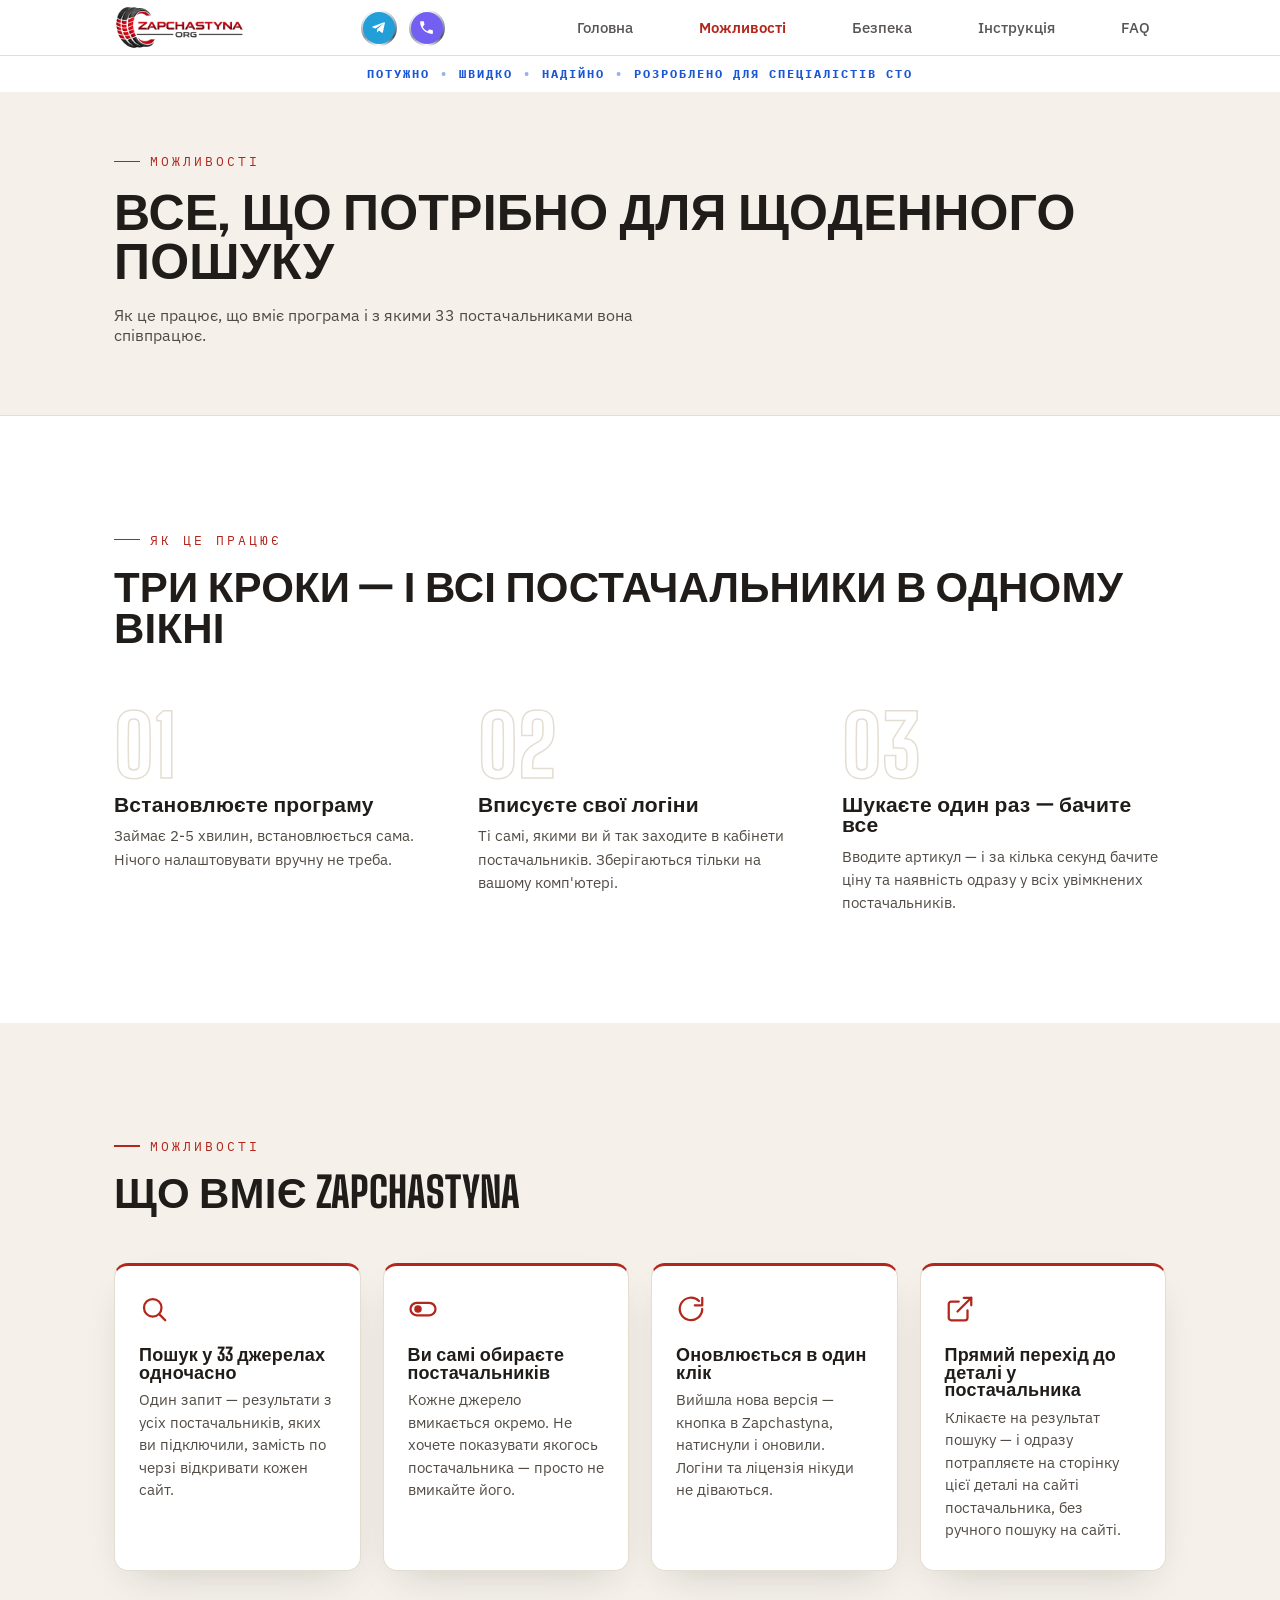
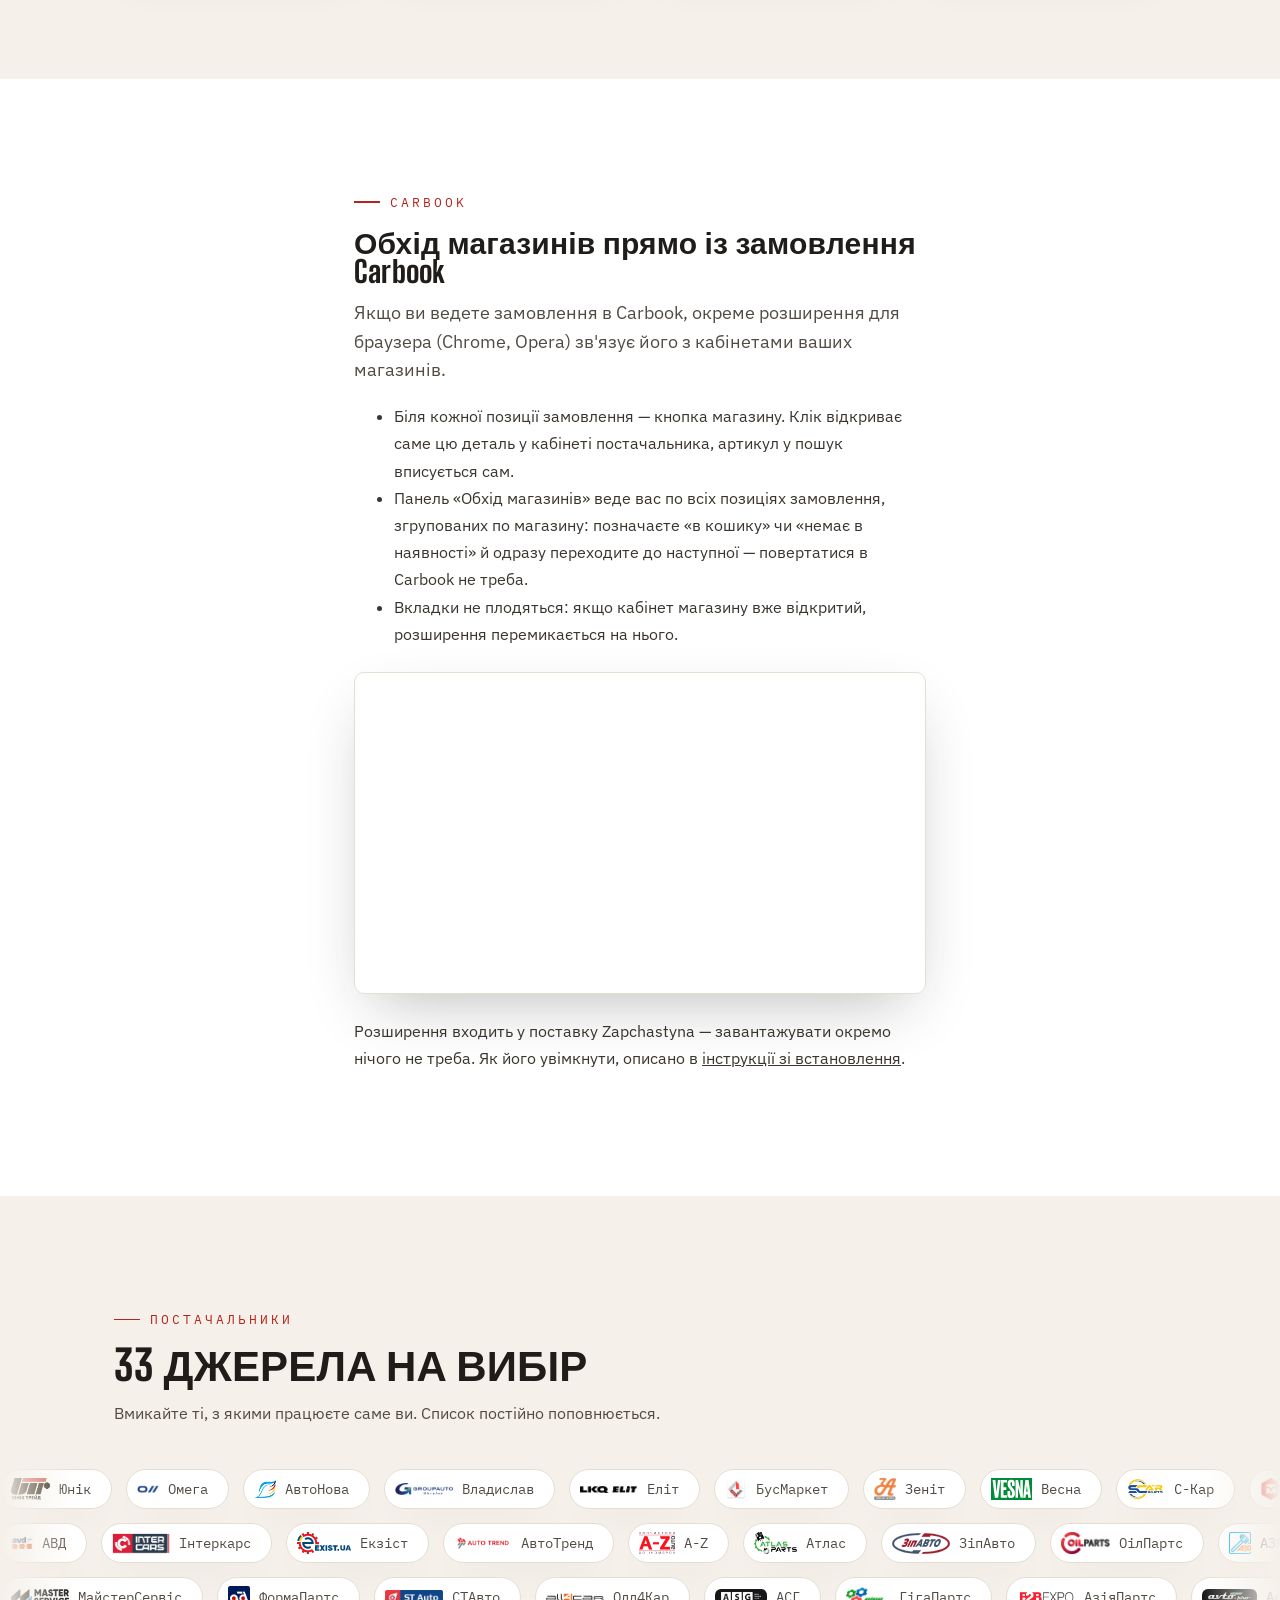
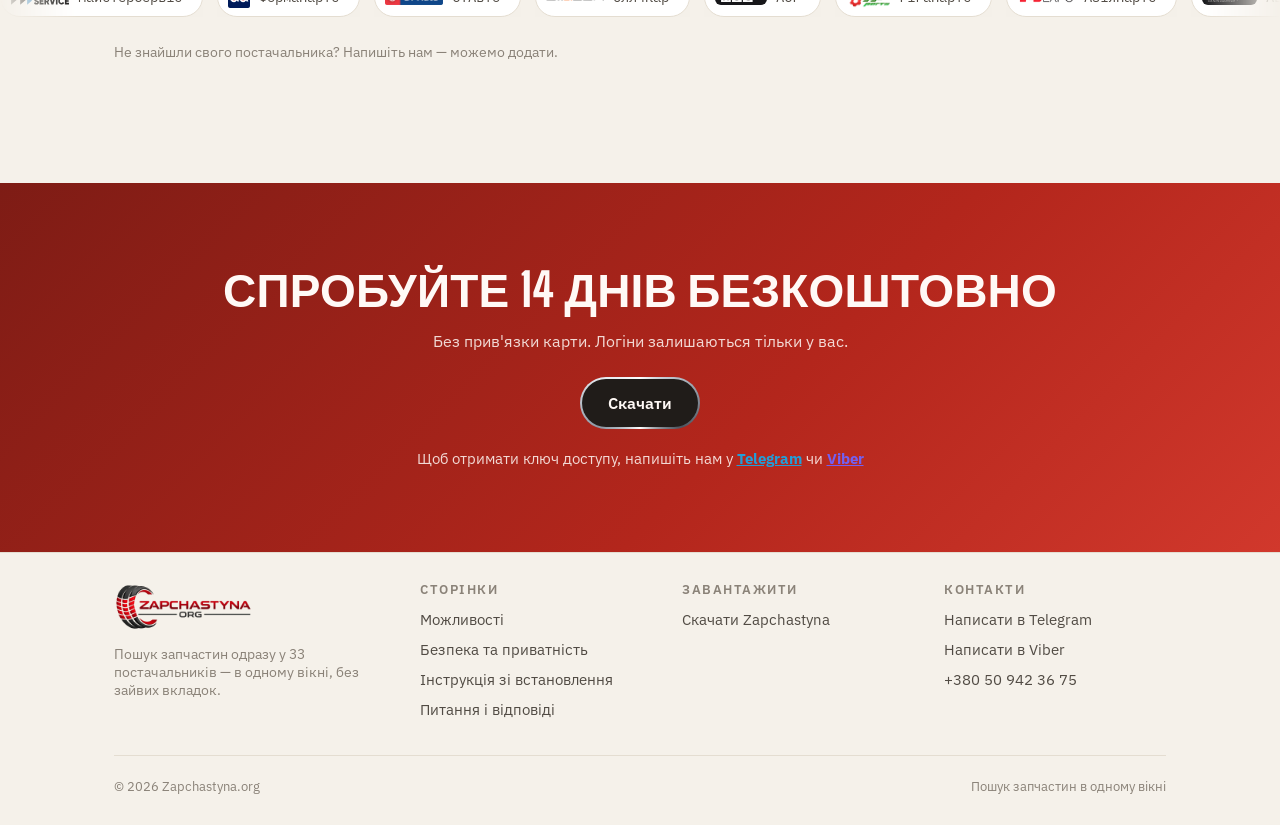
<file: possibilities.html>
<!doctype html>
<html lang="uk">
<head>
<meta charset="UTF-8">
<meta name="viewport" content="width=device-width, initial-scale=1">
<meta name="msvalidate.01" content="48FEF03218296AFE450D488752519E47">
<title>Можливості — Zapchastyna</title>
<meta name="description" content="Як працює Zapchastyna: три кроки до пошуку, можливості програми і повний список 33 постачальників.">
<link rel="canonical" href="https://zapchastyna.org/possibilities">
<meta property="og:type" content="website">
<meta property="og:url" content="https://zapchastyna.org/possibilities">
<meta property="og:site_name" content="Zapchastyna">
<meta property="og:locale" content="uk_UA">
<meta property="og:title" content="Можливості — Zapchastyna">
<meta property="og:description" content="Як працює Zapchastyna: три кроки до пошуку, можливості програми і повний список 33 постачальників.">
<meta property="og:image" content="https://zapchastyna.org/og-image.png">
<meta property="og:image:width" content="1380">
<meta property="og:image:height" content="630">
<meta property="og:image:alt" content="Zapchastyna — пошук запчастин одразу у 33 постачальників">
<meta name="twitter:card" content="summary_large_image">
<link rel="icon" type="image/png" sizes="32x32" href="favicon-32.png">
<link rel="apple-touch-icon" href="apple-touch-icon.png">
<link rel="preconnect" href="https://fonts.googleapis.com">
<link rel="preconnect" href="https://fonts.gstatic.com" crossorigin>
<link href="https://fonts.googleapis.com/css2?family=Big+Shoulders+Display:wght@700;800;900&family=IBM+Plex+Sans:wght@400;500;600;700&family=IBM+Plex+Mono:wght@400;500&display=swap" rel="stylesheet">
<link rel="stylesheet" href="css/styles.css?v=20260816b">
<script type="application/ld+json">
{
  "@context": "https://schema.org",
  "@type": "ItemList",
  "@id": "https://zapchastyna.org/possibilities#suppliers",
  "name": "Постачальники автозапчастин, у яких шукає Zapchastyna",
  "description": "Повний перелік із 33 джерел, які підтримує програма Zapchastyna. Кожне джерело вмикається окремо і працює під власним логіном користувача.",
  "inLanguage": "uk",
  "numberOfItems": 33,
  "itemListOrder": "https://schema.org/ItemListUnordered",
  "itemListElement": [
    {
      "@type": "ListItem",
      "position": 1,
      "name": "Юнік"
    },
    {
      "@type": "ListItem",
      "position": 2,
      "name": "Омега"
    },
    {
      "@type": "ListItem",
      "position": 3,
      "name": "АвтоНова"
    },
    {
      "@type": "ListItem",
      "position": 4,
      "name": "Владислав"
    },
    {
      "@type": "ListItem",
      "position": 5,
      "name": "Еліт"
    },
    {
      "@type": "ListItem",
      "position": 6,
      "name": "БусМаркет"
    },
    {
      "@type": "ListItem",
      "position": 7,
      "name": "Зеніт"
    },
    {
      "@type": "ListItem",
      "position": 8,
      "name": "Весна"
    },
    {
      "@type": "ListItem",
      "position": 9,
      "name": "С-Кар"
    },
    {
      "@type": "ListItem",
      "position": 10,
      "name": "ТехноМір"
    },
    {
      "@type": "ListItem",
      "position": 11,
      "name": "Автотехнікс"
    },
    {
      "@type": "ListItem",
      "position": 12,
      "name": "АВД"
    },
    {
      "@type": "ListItem",
      "position": 13,
      "name": "Інтеркарс"
    },
    {
      "@type": "ListItem",
      "position": 14,
      "name": "Екзіст"
    },
    {
      "@type": "ListItem",
      "position": 15,
      "name": "АвтоТренд"
    },
    {
      "@type": "ListItem",
      "position": 16,
      "name": "A-Z"
    },
    {
      "@type": "ListItem",
      "position": 17,
      "name": "Атлас"
    },
    {
      "@type": "ListItem",
      "position": 18,
      "name": "ЗіпАвто"
    },
    {
      "@type": "ListItem",
      "position": 19,
      "name": "ОілПартс"
    },
    {
      "@type": "ListItem",
      "position": 20,
      "name": "АЗР"
    },
    {
      "@type": "ListItem",
      "position": 21,
      "name": "КронАвто"
    },
    {
      "@type": "ListItem",
      "position": 22,
      "name": "Вітол"
    },
    {
      "@type": "ListItem",
      "position": 23,
      "name": "МайстерСервіс"
    },
    {
      "@type": "ListItem",
      "position": 24,
      "name": "ФормаПартс"
    },
    {
      "@type": "ListItem",
      "position": 25,
      "name": "СТАвто"
    },
    {
      "@type": "ListItem",
      "position": 26,
      "name": "Олл4Кар"
    },
    {
      "@type": "ListItem",
      "position": 27,
      "name": "АСГ"
    },
    {
      "@type": "ListItem",
      "position": 28,
      "name": "ГігаПартс"
    },
    {
      "@type": "ListItem",
      "position": 29,
      "name": "АзіяПартс"
    },
    {
      "@type": "ListItem",
      "position": 30,
      "name": "АвтоПро"
    },
    {
      "@type": "ListItem",
      "position": 31,
      "name": "Бастіон"
    },
    {
      "@type": "ListItem",
      "position": 32,
      "name": "Автолідер"
    },
    {
      "@type": "ListItem",
      "position": 33,
      "name": "Спринтер"
    }
  ]
}
</script>
</head>
<body>

<!-- NAV:START -->
<nav class="site-nav">
  <div class="container">
    <a href="/" class="nav-logo"><img width="720" height="248" src="images/logo/logo.webp" alt="Zapchastyna.org"></a>
    <div class="nav-right">
      <a class="contact-icon tg" href="https://t.me/+380509423675" target="_blank" rel="noopener" title="Написати в Telegram">
        <svg viewBox="0 0 24 24" aria-hidden="true"><path d="M9.78 18.65l.28-4.23 7.68-6.92c.34-.31-.07-.46-.52-.19L7.74 13.3 3.64 12c-.88-.25-.89-.86.2-1.3l15.97-6.16c.73-.33 1.43.18 1.15 1.3l-2.72 12.81c-.19.91-.74 1.13-1.5.71L12.6 16.3l-1.99 1.93c-.23.23-.42.42-.83.42z"/></svg>
      </a>
      <a class="contact-icon viber" href="viber://chat?number=%2B380509423675" title="Написати у Viber">
        <svg viewBox="0 0 24 24" aria-hidden="true"><path d="M6.62 10.79c1.44 2.83 3.76 5.14 6.59 6.59l2.2-2.2c.27-.27.67-.36 1.02-.24 1.12.37 2.33.57 3.57.57.55 0 1 .45 1 1V20c0 .55-.45 1-1 1-9.39 0-17-7.61-17-17 0-.55.45-1 1-1h3.5c.55 0 1 .45 1 1 0 1.25.2 2.45.57 3.57.11.35.03.74-.25 1.02l-2.2 2.21z"/></svg>
      </a>
    </div>
    <button class="nav-toggle" aria-label="Меню">☰</button>
    <ul class="nav-links">
      <li><a href="/">Головна</a></li>
      <li><a href="possibilities" class="active">Можливості</a></li>
      <li><a href="security">Безпека</a></li>
      <li><a href="instructions">Інструкція</a></li>
      <li><a href="faq">FAQ</a></li>
    </ul>
  </div>
</nav>
<!-- NAV:END -->

<!-- SLOGAN STRIP -->
<div class="slogan-strip">
  <div class="container">
    <span>Потужно</span><span class="dot">•</span><span>Швидко</span><span class="dot">•</span><span>Надійно</span><span class="dot">•</span><span>Розроблено для спеціалістів СТО</span>
  </div>
</div>

<section class="page-hero">
  <div class="container">
    <span class="eyebrow">Можливості</span>
    <h1>Все, що потрібно для щоденного пошуку</h1>
    <p>Як це працює, що вміє програма і з якими 33 постачальниками вона співпрацює.</p>
  </div>
</section>

<!-- HOW IT WORKS -->
<section class="section-pad on-bg">
  <div class="container">
    <span class="eyebrow">Як це працює</span>
    <h2 style="font-size:clamp(28px,4vw,42px)">Три кроки — і всі постачальники в одному вікні</h2>
    <div class="steps">
      <div class="step" data-reveal>
        <span class="num">01</span>
        <h3>Встановлюєте програму</h3>
        <p>Займає 2-5 хвилин, встановлюється сама. Нічого налаштовувати вручну не треба.</p>
      </div>
      <div class="step" data-reveal>
        <span class="num">02</span>
        <h3>Вписуєте свої логіни</h3>
        <p>Ті самі, якими ви й так заходите в кабінети постачальників. Зберігаються тільки на вашому комп'ютері.</p>
      </div>
      <div class="step" data-reveal>
        <span class="num">03</span>
        <h3>Шукаєте один раз — бачите все</h3>
        <p>Вводите артикул — і за кілька секунд бачите ціну та наявність одразу у всіх увімкнених постачальників.</p>
      </div>
    </div>
  </div>
</section>

<!-- FEATURES -->
<section class="section-pad on-bg-2">
  <div class="container">
    <span class="eyebrow">Можливості</span>
    <h2 style="font-size:clamp(28px,4vw,42px)">Що вміє Zapchastyna</h2>
    <div class="features-grid">
      <div class="feature-card" data-reveal>
        <svg class="icon" viewBox="0 0 24 24" fill="none" stroke="currentColor" stroke-width="1.8" stroke-linecap="round" stroke-linejoin="round"><circle cx="11" cy="11" r="7"/><path d="M21 21l-4.3-4.3"/></svg>
        <h3>Пошук у 33 джерелах одночасно</h3>
        <p>Один запит — результати з усіх постачальників, яких ви підключили, замість по черзі відкривати кожен сайт.</p>
      </div>
      <div class="feature-card" data-reveal>
        <svg class="icon" viewBox="0 0 24 24" fill="none" stroke="currentColor" stroke-width="1.8" stroke-linecap="round" stroke-linejoin="round"><rect x="2" y="7" width="20" height="10" rx="5"/><circle cx="8" cy="12" r="3" fill="currentColor" stroke="none"/></svg>
        <h3>Ви самі обираєте постачальників</h3>
        <p>Кожне джерело вмикається окремо. Не хочете показувати якогось постачальника — просто не вмикайте його.</p>
      </div>
      <div class="feature-card" data-reveal>
        <svg class="icon" viewBox="0 0 24 24" fill="none" stroke="currentColor" stroke-width="1.8" stroke-linecap="round" stroke-linejoin="round"><path d="M21 12a9 9 0 1 1-2.6-6.4"/><path d="M21 3v6h-6"/></svg>
        <h3>Оновлюється в один клік</h3>
        <p>Вийшла нова версія — кнопка в Zapchastyna, натиснули і оновили. Логіни та ліцензія нікуди не діваються.</p>
      </div>
      <div class="feature-card" data-reveal>
        <svg class="icon" viewBox="0 0 24 24" fill="none" stroke="currentColor" stroke-width="1.8" stroke-linecap="round" stroke-linejoin="round"><path d="M18 13v6a2 2 0 0 1-2 2H5a2 2 0 0 1-2-2V8a2 2 0 0 1 2-2h6"/><path d="M15 3h6v6"/><path d="M10 14L21 3"/></svg>
        <h3>Прямий перехід до деталі у постачальника</h3>
        <p>Клікаєте на результат пошуку — і одразу потрапляєте на сторінку цієї деталі на сайті постачальника, без ручного пошуку на сайті.</p>
      </div>
    </div>
  </div>
</section>

<!-- CARBOOK -->
<section class="section-pad on-bg" id="carbook">
  <div class="container article">
    <span class="eyebrow">Carbook</span>
    <h2 style="margin-top:0">Обхід магазинів прямо із замовлення Carbook</h2>
    <p class="lede">Якщо ви ведете замовлення в Carbook, окреме розширення для браузера (Chrome, Opera) зв'язує його з кабінетами ваших магазинів.</p>
    <ul>
      <li>Біля кожної позиції замовлення — кнопка магазину. Клік відкриває саме цю деталь у кабінеті постачальника, артикул у пошук вписується сам.</li>
      <li>Панель «Обхід магазинів» веде вас по всіх позиціях замовлення, згрупованих по магазину: позначаєте «в кошику» чи «немає в наявності» й одразу переходите до наступної — повертатися в Carbook не треба.</li>
      <li>Вкладки не плодяться: якщо кабінет магазину вже відкритий, розширення перемикається на нього.</li>
    </ul>
    <div class="video-embed">
      <iframe src="https://www.youtube-nocookie.com/embed/WOslQA9ey4A" title="Демонстрація: розширення Zapchastyna для Carbook" allow="accelerometer; autoplay; clipboard-write; encrypted-media; gyroscope; picture-in-picture" allowfullscreen loading="lazy"></iframe>
    </div>
    <p>Розширення входить у поставку Zapchastyna — завантажувати окремо нічого не треба. Як його увімкнути, описано в <a href="instructions#carbook" style="text-decoration:underline">інструкції зі встановлення</a>.</p>
  </div>
</section>

<!-- SUPPLIERS -->
<section class="section-pad on-bg-2">
  <div class="container">
    <span class="eyebrow">Постачальники</span>
    <h2 style="font-size:clamp(28px,4vw,42px)">33 джерела на вибір</h2>
    <p style="color:var(--ink-soft);max-width:56ch">Вмикайте ті, з якими працюєте саме ви. Список постійно поповнюється.</p>
  </div>
  <div class="ticker-rows" data-reveal>
    <div class="ticker-row">
      <div class="ticker-track">
        <span class="badge"><span class="badge-logo"><img loading="lazy" width="291" height="163" src="images/suppliers/utr.png" alt=""></span>Юнік</span><span class="badge"><span class="badge-logo"><img loading="lazy" width="96" height="96" src="images/suppliers/omega.png" alt=""></span>Омега</span><span class="badge"><span class="badge-logo"><img loading="lazy" width="42" height="42" src="images/suppliers/autonovad.png" alt=""></span>АвтоНова</span><span class="badge"><span class="badge-logo"><img loading="lazy" width="300" height="61" src="images/suppliers/vladislav.png" alt=""></span>Владислав</span><span class="badge"><span class="badge-logo"><img loading="lazy" width="250" height="32" src="images/suppliers/ecat.png" alt=""></span>Еліт</span><span class="badge"><span class="badge-logo"><img loading="lazy" width="192" height="192" src="images/suppliers/bm_parts.png" alt=""></span>БусМаркет</span><span class="badge"><span class="badge-logo"><img loading="lazy" width="99" height="100" src="images/suppliers/zenitauto.png" alt=""></span>Зеніт</span><span class="badge"><span class="badge-logo"><img loading="lazy" src="images/suppliers/vesna.svg" alt=""></span>Весна</span><span class="badge"><span class="badge-logo"><img loading="lazy" width="145" height="83" src="images/suppliers/scarparts.gif" alt=""></span>С-Кар</span><span class="badge"><span class="badge-logo"><img loading="lazy" width="180" height="180" src="images/suppliers/tehnomir.png" alt=""></span>ТехноМір</span><span class="badge"><span class="badge-logo dark"><img loading="lazy" src="images/suppliers/autotechnics.svg" alt=""></span>Автотехнікс</span>
        <span class="badge"><span class="badge-logo"><img loading="lazy" width="291" height="163" src="images/suppliers/utr.png" alt=""></span>Юнік</span><span class="badge"><span class="badge-logo"><img loading="lazy" width="96" height="96" src="images/suppliers/omega.png" alt=""></span>Омега</span><span class="badge"><span class="badge-logo"><img loading="lazy" width="42" height="42" src="images/suppliers/autonovad.png" alt=""></span>АвтоНова</span><span class="badge"><span class="badge-logo"><img loading="lazy" width="300" height="61" src="images/suppliers/vladislav.png" alt=""></span>Владислав</span><span class="badge"><span class="badge-logo"><img loading="lazy" width="250" height="32" src="images/suppliers/ecat.png" alt=""></span>Еліт</span><span class="badge"><span class="badge-logo"><img loading="lazy" width="192" height="192" src="images/suppliers/bm_parts.png" alt=""></span>БусМаркет</span><span class="badge"><span class="badge-logo"><img loading="lazy" width="99" height="100" src="images/suppliers/zenitauto.png" alt=""></span>Зеніт</span><span class="badge"><span class="badge-logo"><img loading="lazy" src="images/suppliers/vesna.svg" alt=""></span>Весна</span><span class="badge"><span class="badge-logo"><img loading="lazy" width="145" height="83" src="images/suppliers/scarparts.gif" alt=""></span>С-Кар</span><span class="badge"><span class="badge-logo"><img loading="lazy" width="180" height="180" src="images/suppliers/tehnomir.png" alt=""></span>ТехноМір</span><span class="badge"><span class="badge-logo dark"><img loading="lazy" src="images/suppliers/autotechnics.svg" alt=""></span>Автотехнікс</span>
        <span class="badge"><span class="badge-logo"><img loading="lazy" width="291" height="163" src="images/suppliers/utr.png" alt=""></span>Юнік</span><span class="badge"><span class="badge-logo"><img loading="lazy" width="96" height="96" src="images/suppliers/omega.png" alt=""></span>Омега</span><span class="badge"><span class="badge-logo"><img loading="lazy" width="42" height="42" src="images/suppliers/autonovad.png" alt=""></span>АвтоНова</span><span class="badge"><span class="badge-logo"><img loading="lazy" width="300" height="61" src="images/suppliers/vladislav.png" alt=""></span>Владислав</span><span class="badge"><span class="badge-logo"><img loading="lazy" width="250" height="32" src="images/suppliers/ecat.png" alt=""></span>Еліт</span><span class="badge"><span class="badge-logo"><img loading="lazy" width="192" height="192" src="images/suppliers/bm_parts.png" alt=""></span>БусМаркет</span><span class="badge"><span class="badge-logo"><img loading="lazy" width="99" height="100" src="images/suppliers/zenitauto.png" alt=""></span>Зеніт</span><span class="badge"><span class="badge-logo"><img loading="lazy" src="images/suppliers/vesna.svg" alt=""></span>Весна</span><span class="badge"><span class="badge-logo"><img loading="lazy" width="145" height="83" src="images/suppliers/scarparts.gif" alt=""></span>С-Кар</span><span class="badge"><span class="badge-logo"><img loading="lazy" width="180" height="180" src="images/suppliers/tehnomir.png" alt=""></span>ТехноМір</span><span class="badge"><span class="badge-logo dark"><img loading="lazy" src="images/suppliers/autotechnics.svg" alt=""></span>Автотехнікс</span>
      </div>
    </div>
    <div class="ticker-row">
      <div class="ticker-track">
        <span class="badge"><span class="badge-logo"><img loading="lazy" width="398" height="402" src="images/suppliers/avd.jpg" alt=""></span>АВД</span><span class="badge"><span class="badge-logo"><img loading="lazy" width="140" height="51" src="images/suppliers/intercars.webp" alt=""></span>Інтеркарс</span><span class="badge"><span class="badge-logo"><img loading="lazy" src="images/suppliers/exist.svg" alt=""></span>Екзіст</span><span class="badge"><span class="badge-logo"><img loading="lazy" width="161" height="44" src="images/suppliers/autotrend.png" alt=""></span>АвтоТренд</span><span class="badge"><span class="badge-logo"><img loading="lazy" width="142" height="88" src="images/suppliers/azauto.png" alt=""></span>A-Z</span><span class="badge"><span class="badge-logo"><img loading="lazy" src="images/suppliers/atlas_parts.svg" alt=""></span>Атлас</span><span class="badge"><span class="badge-logo"><img loading="lazy" src="images/suppliers/zipavto.svg" alt=""></span>ЗіпАвто</span><span class="badge"><span class="badge-logo"><img loading="lazy" width="102" height="46" src="images/suppliers/oilparts.png" alt=""></span>ОілПартс</span><span class="badge"><span class="badge-logo"><img loading="lazy" width="96" height="96" src="images/suppliers/azr.png" alt=""></span>АЗР</span><span class="badge"><span class="badge-logo"><img loading="lazy" width="866" height="170" src="images/suppliers/kronavto.png" alt=""></span>КронАвто</span><span class="badge"><span class="badge-logo"><img loading="lazy" src="images/suppliers/vitol.svg" alt=""></span>Вітол</span>
        <span class="badge"><span class="badge-logo"><img loading="lazy" width="398" height="402" src="images/suppliers/avd.jpg" alt=""></span>АВД</span><span class="badge"><span class="badge-logo"><img loading="lazy" width="140" height="51" src="images/suppliers/intercars.webp" alt=""></span>Інтеркарс</span><span class="badge"><span class="badge-logo"><img loading="lazy" src="images/suppliers/exist.svg" alt=""></span>Екзіст</span><span class="badge"><span class="badge-logo"><img loading="lazy" width="161" height="44" src="images/suppliers/autotrend.png" alt=""></span>АвтоТренд</span><span class="badge"><span class="badge-logo"><img loading="lazy" width="142" height="88" src="images/suppliers/azauto.png" alt=""></span>A-Z</span><span class="badge"><span class="badge-logo"><img loading="lazy" src="images/suppliers/atlas_parts.svg" alt=""></span>Атлас</span><span class="badge"><span class="badge-logo"><img loading="lazy" src="images/suppliers/zipavto.svg" alt=""></span>ЗіпАвто</span><span class="badge"><span class="badge-logo"><img loading="lazy" width="102" height="46" src="images/suppliers/oilparts.png" alt=""></span>ОілПартс</span><span class="badge"><span class="badge-logo"><img loading="lazy" width="96" height="96" src="images/suppliers/azr.png" alt=""></span>АЗР</span><span class="badge"><span class="badge-logo"><img loading="lazy" width="866" height="170" src="images/suppliers/kronavto.png" alt=""></span>КронАвто</span><span class="badge"><span class="badge-logo"><img loading="lazy" src="images/suppliers/vitol.svg" alt=""></span>Вітол</span>
        <span class="badge"><span class="badge-logo"><img loading="lazy" width="398" height="402" src="images/suppliers/avd.jpg" alt=""></span>АВД</span><span class="badge"><span class="badge-logo"><img loading="lazy" width="140" height="51" src="images/suppliers/intercars.webp" alt=""></span>Інтеркарс</span><span class="badge"><span class="badge-logo"><img loading="lazy" src="images/suppliers/exist.svg" alt=""></span>Екзіст</span><span class="badge"><span class="badge-logo"><img loading="lazy" width="161" height="44" src="images/suppliers/autotrend.png" alt=""></span>АвтоТренд</span><span class="badge"><span class="badge-logo"><img loading="lazy" width="142" height="88" src="images/suppliers/azauto.png" alt=""></span>A-Z</span><span class="badge"><span class="badge-logo"><img loading="lazy" src="images/suppliers/atlas_parts.svg" alt=""></span>Атлас</span><span class="badge"><span class="badge-logo"><img loading="lazy" src="images/suppliers/zipavto.svg" alt=""></span>ЗіпАвто</span><span class="badge"><span class="badge-logo"><img loading="lazy" width="102" height="46" src="images/suppliers/oilparts.png" alt=""></span>ОілПартс</span><span class="badge"><span class="badge-logo"><img loading="lazy" width="96" height="96" src="images/suppliers/azr.png" alt=""></span>АЗР</span><span class="badge"><span class="badge-logo"><img loading="lazy" width="866" height="170" src="images/suppliers/kronavto.png" alt=""></span>КронАвто</span><span class="badge"><span class="badge-logo"><img loading="lazy" src="images/suppliers/vitol.svg" alt=""></span>Вітол</span>
      </div>
    </div>
    <div class="ticker-row">
      <div class="ticker-track">
        <span class="badge"><span class="badge-logo"><img loading="lazy" src="images/suppliers/mastershop.svg" alt=""></span>МайстерСервіс</span><span class="badge"><span class="badge-logo"><img loading="lazy" width="64" height="64" src="images/suppliers/formaparts.png" alt=""></span>ФормаПартс</span><span class="badge"><span class="badge-logo"><img loading="lazy" width="256" height="68" src="images/suppliers/stauto.gif" alt=""></span>СТАвто</span><span class="badge"><span class="badge-logo"><img loading="lazy" width="290" height="48" src="images/suppliers/all4car.png" alt=""></span>Олл4Кар</span><span class="badge"><span class="badge-logo dark"><img loading="lazy" width="220" height="55" src="images/suppliers/asg.png" alt=""></span>АСГ</span><span class="badge"><span class="badge-logo"><img loading="lazy" width="400" height="200" src="images/suppliers/gigaparts.webp" alt=""></span>ГігаПартс</span><span class="badge"><span class="badge-logo"><img loading="lazy" width="729" height="231" src="images/suppliers/asiaparts.png" alt=""></span>АзіяПартс</span><span class="badge"><span class="badge-logo dark"><img loading="lazy" src="images/suppliers/avtopro.svg" alt=""></span>АвтоПро</span><span class="badge"><span class="badge-logo"><img loading="lazy" width="77" height="108" src="images/suppliers/bastion.png" alt=""></span>Бастіон</span><span class="badge"><span class="badge-logo"><img loading="lazy" width="96" height="96" src="images/suppliers/avtolider.png" alt=""></span>Автолідер</span><span class="badge">Спринтер</span>
        <span class="badge"><span class="badge-logo"><img loading="lazy" src="images/suppliers/mastershop.svg" alt=""></span>МайстерСервіс</span><span class="badge"><span class="badge-logo"><img loading="lazy" width="64" height="64" src="images/suppliers/formaparts.png" alt=""></span>ФормаПартс</span><span class="badge"><span class="badge-logo"><img loading="lazy" width="256" height="68" src="images/suppliers/stauto.gif" alt=""></span>СТАвто</span><span class="badge"><span class="badge-logo"><img loading="lazy" width="290" height="48" src="images/suppliers/all4car.png" alt=""></span>Олл4Кар</span><span class="badge"><span class="badge-logo dark"><img loading="lazy" width="220" height="55" src="images/suppliers/asg.png" alt=""></span>АСГ</span><span class="badge"><span class="badge-logo"><img loading="lazy" width="400" height="200" src="images/suppliers/gigaparts.webp" alt=""></span>ГігаПартс</span><span class="badge"><span class="badge-logo"><img loading="lazy" width="729" height="231" src="images/suppliers/asiaparts.png" alt=""></span>АзіяПартс</span><span class="badge"><span class="badge-logo dark"><img loading="lazy" src="images/suppliers/avtopro.svg" alt=""></span>АвтоПро</span><span class="badge"><span class="badge-logo"><img loading="lazy" width="77" height="108" src="images/suppliers/bastion.png" alt=""></span>Бастіон</span><span class="badge"><span class="badge-logo"><img loading="lazy" width="96" height="96" src="images/suppliers/avtolider.png" alt=""></span>Автолідер</span><span class="badge">Спринтер</span>
        <span class="badge"><span class="badge-logo"><img loading="lazy" src="images/suppliers/mastershop.svg" alt=""></span>МайстерСервіс</span><span class="badge"><span class="badge-logo"><img loading="lazy" width="64" height="64" src="images/suppliers/formaparts.png" alt=""></span>ФормаПартс</span><span class="badge"><span class="badge-logo"><img loading="lazy" width="256" height="68" src="images/suppliers/stauto.gif" alt=""></span>СТАвто</span><span class="badge"><span class="badge-logo"><img loading="lazy" width="290" height="48" src="images/suppliers/all4car.png" alt=""></span>Олл4Кар</span><span class="badge"><span class="badge-logo dark"><img loading="lazy" width="220" height="55" src="images/suppliers/asg.png" alt=""></span>АСГ</span><span class="badge"><span class="badge-logo"><img loading="lazy" width="400" height="200" src="images/suppliers/gigaparts.webp" alt=""></span>ГігаПартс</span><span class="badge"><span class="badge-logo"><img loading="lazy" width="729" height="231" src="images/suppliers/asiaparts.png" alt=""></span>АзіяПартс</span><span class="badge"><span class="badge-logo dark"><img loading="lazy" src="images/suppliers/avtopro.svg" alt=""></span>АвтоПро</span><span class="badge"><span class="badge-logo"><img loading="lazy" width="77" height="108" src="images/suppliers/bastion.png" alt=""></span>Бастіон</span><span class="badge"><span class="badge-logo"><img loading="lazy" width="96" height="96" src="images/suppliers/avtolider.png" alt=""></span>Автолідер</span><span class="badge">Спринтер</span>
      </div>
    </div>
  </div>
  <div class="container"><p class="suppliers-note">Не знайшли свого постачальника? Напишіть нам — можемо додати.</p></div>
</section>

<section class="cta-band">
  <div class="container">
    <h2>Спробуйте 14 днів безкоштовно</h2>
    <p>Без прив'язки карти. Логіни залишаються тільки у вас.</p>
    <a class="btn btn-primary" href="downloads/vstanovlennia.zip?v=20260823" download="Встановлення.zip">Скачати</a>
    <p class="cta-note">Щоб отримати ключ доступу, напишіть нам у <a class="link-tg" href="https://t.me/+380509423675" target="_blank" rel="noopener">Telegram</a> чи <a class="link-viber" href="viber://chat?number=%2B380509423675">Viber</a></p>
  </div>
</section>

<!-- FOOTER:START -->
<footer class="site-footer">
  <div class="container">
    <div class="footer-top">
      <div class="footer-brand">
        <img loading="lazy" width="720" height="248" src="images/logo/logo.webp" alt="Zapchastyna.org">
        <p>Пошук запчастин одразу у 33 постачальників — в одному вікні, без зайвих вкладок.</p>
      </div>
      <div class="footer-col">
        <h3>Сторінки</h3>
        <ul>
          <li><a href="possibilities">Можливості</a></li>
          <li><a href="security">Безпека та приватність</a></li>
          <li><a href="instructions">Інструкція зі встановлення</a></li>
          <li><a href="faq">Питання і відповіді</a></li>
        </ul>
      </div>
      <div class="footer-col">
        <h3>Завантажити</h3>
        <ul>
          <li><a href="downloads/vstanovlennia.zip?v=20260823" download="Встановлення.zip">Скачати Zapchastyna</a></li>
        </ul>
      </div>
      <div class="footer-col">
        <h3>Контакти</h3>
        <ul>
          <li><a href="https://t.me/+380509423675" target="_blank" rel="noopener">Написати в Telegram</a></li>
          <li><a href="viber://chat?number=%2B380509423675">Написати в Viber</a></li>
          <li><a href="tel:+380509423675">+380 50 942 36 75</a></li>
        </ul>
      </div>
    </div>
    <div class="footer-bottom">
      <span>© 2026 Zapchastyna.org</span>
      <span>Пошук запчастин в одному вікні</span>
    </div>
  </div>
</footer>
<!-- FOOTER:END -->

<script src="js/main.js?v=20260807"></script>
</body>
</html>
</file>
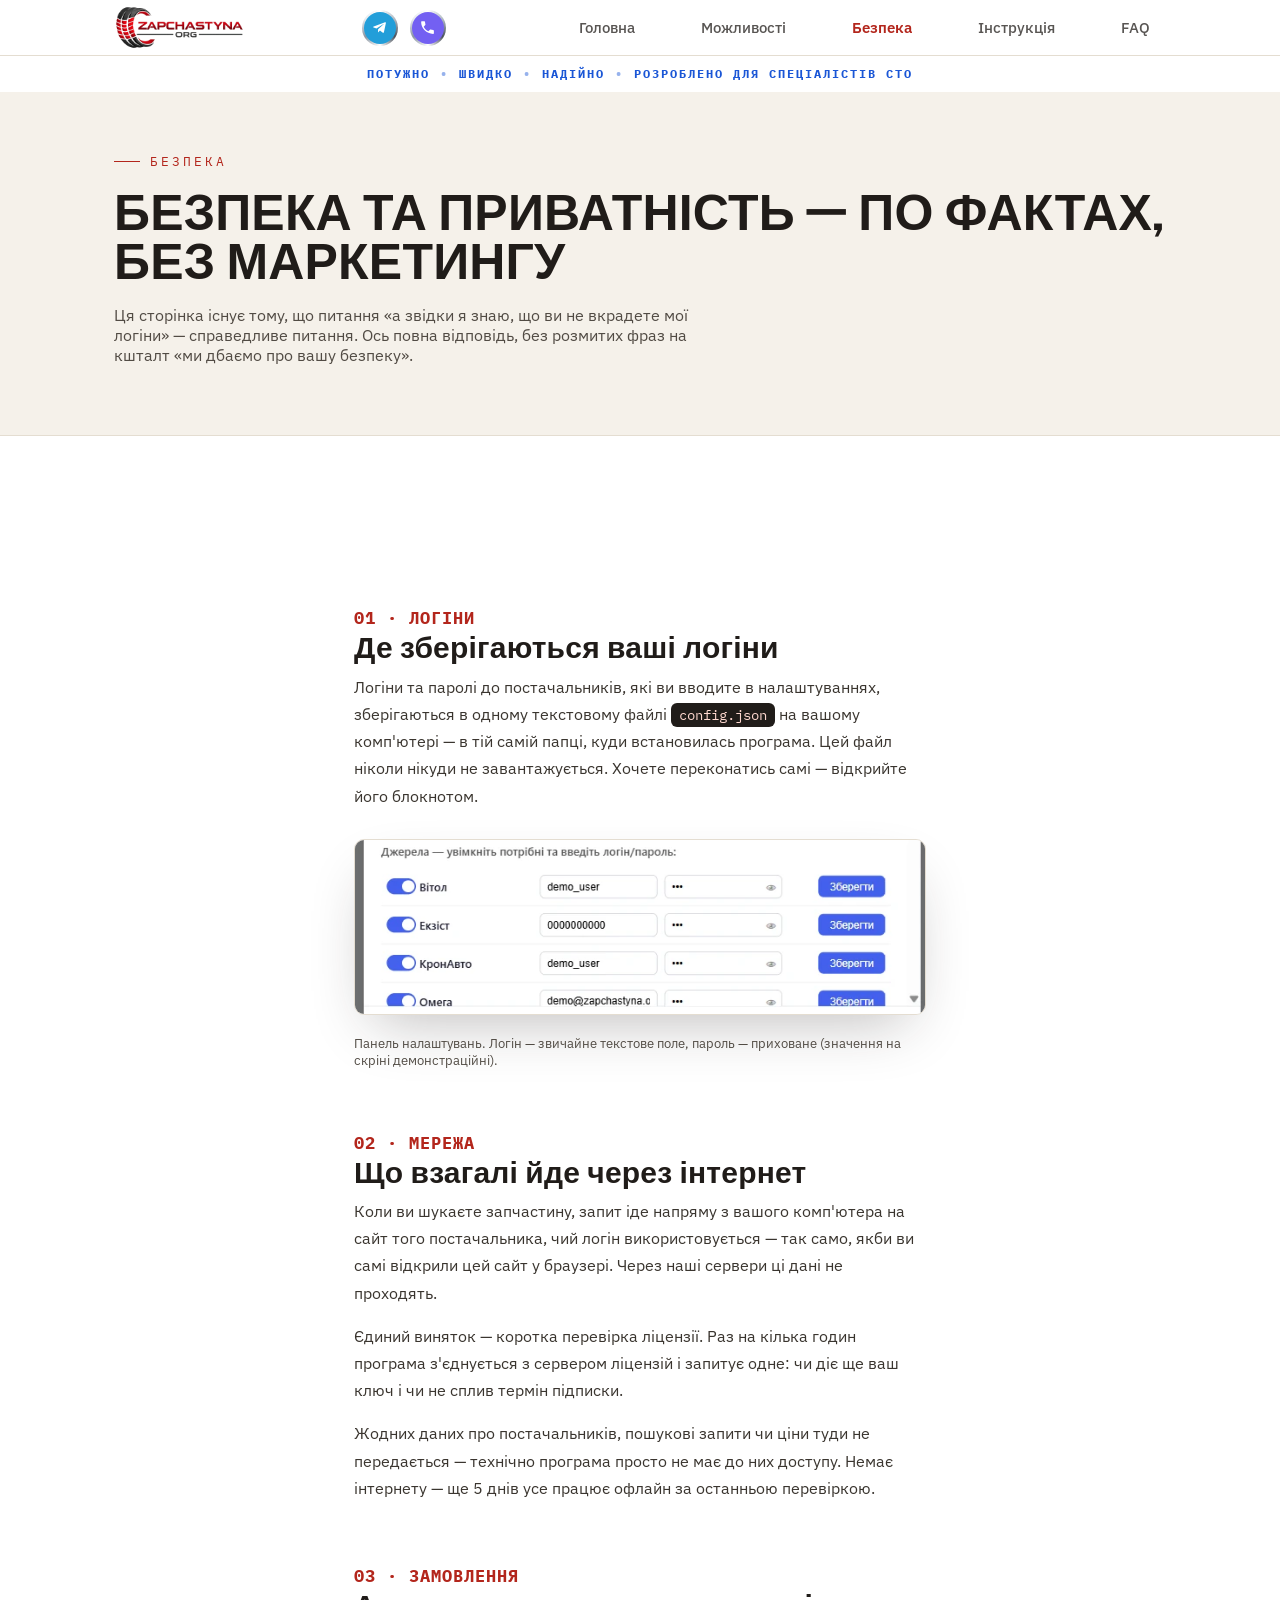
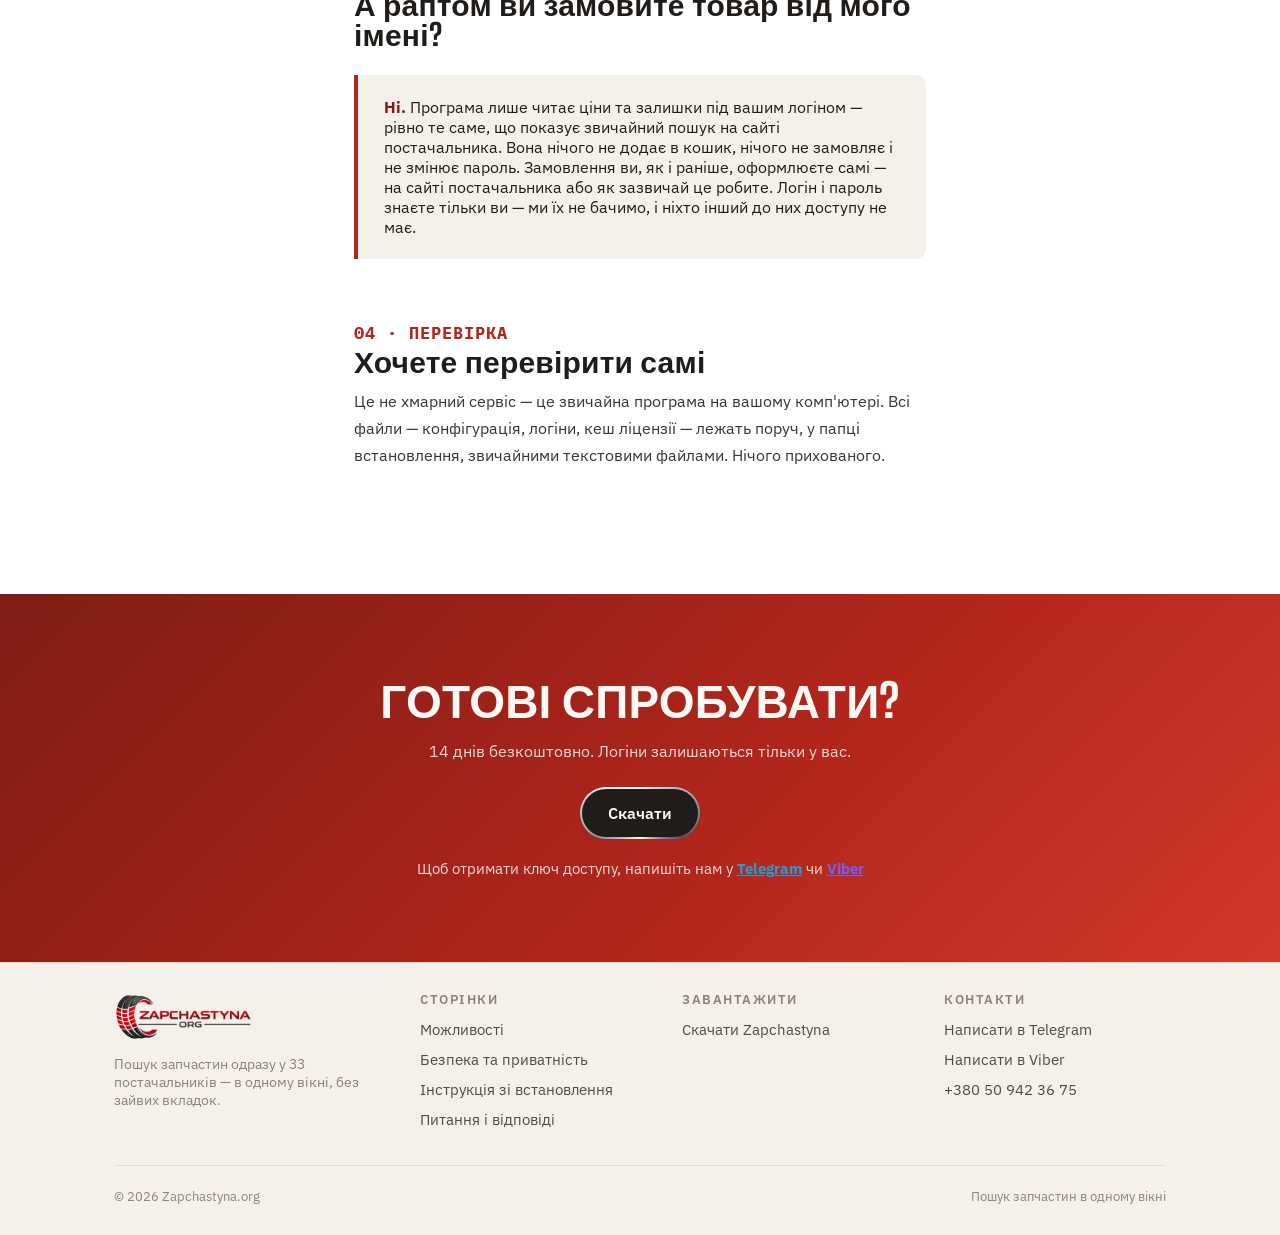
<file: security.html>
<!doctype html>
<html lang="uk">
<head>
<meta charset="UTF-8">
<meta name="viewport" content="width=device-width, initial-scale=1">
<meta name="msvalidate.01" content="48FEF03218296AFE450D488752519E47">
<title>Безпека та приватність — Zapchastyna</title>
<meta name="description" content="Де зберігаються ваші логіни, що йде на сервер ліцензій і чому Zapchastyna не може замовити товар від вашого імені — по фактах, без маркетингу.">
<link rel="canonical" href="https://zapchastyna.org/security">
<meta property="og:type" content="website">
<meta property="og:url" content="https://zapchastyna.org/security">
<meta property="og:site_name" content="Zapchastyna">
<meta property="og:locale" content="uk_UA">
<meta property="og:title" content="Безпека та приватність — Zapchastyna">
<meta property="og:description" content="Де зберігаються ваші логіни, що йде на сервер ліцензій і чому Zapchastyna не може замовити товар від вашого імені — по фактах, без маркетингу.">
<meta property="og:image" content="https://zapchastyna.org/og-image.png">
<meta property="og:image:width" content="1380">
<meta property="og:image:height" content="630">
<meta property="og:image:alt" content="Zapchastyna — пошук запчастин одразу у 33 постачальників">
<meta name="twitter:card" content="summary_large_image">
<link rel="icon" type="image/png" sizes="32x32" href="favicon-32.png">
<link rel="apple-touch-icon" href="apple-touch-icon.png">
<link rel="preconnect" href="https://fonts.googleapis.com">
<link rel="preconnect" href="https://fonts.gstatic.com" crossorigin>
<link href="https://fonts.googleapis.com/css2?family=Big+Shoulders+Display:wght@700;800;900&family=IBM+Plex+Sans:wght@400;500;600;700&family=IBM+Plex+Mono:wght@400;500&display=swap" rel="stylesheet">
<link rel="stylesheet" href="css/styles.css?v=20260816b">
</head>
<body>

<!-- NAV:START -->
<nav class="site-nav">
  <div class="container">
    <a href="/" class="nav-logo"><img width="720" height="248" src="images/logo/logo.webp" alt="Zapchastyna.org"></a>
    <div class="nav-right">
      <a class="contact-icon tg" href="https://t.me/+380509423675" target="_blank" rel="noopener" title="Написати в Telegram">
        <svg viewBox="0 0 24 24" aria-hidden="true"><path d="M9.78 18.65l.28-4.23 7.68-6.92c.34-.31-.07-.46-.52-.19L7.74 13.3 3.64 12c-.88-.25-.89-.86.2-1.3l15.97-6.16c.73-.33 1.43.18 1.15 1.3l-2.72 12.81c-.19.91-.74 1.13-1.5.71L12.6 16.3l-1.99 1.93c-.23.23-.42.42-.83.42z"/></svg>
      </a>
      <a class="contact-icon viber" href="viber://chat?number=%2B380509423675" title="Написати у Viber">
        <svg viewBox="0 0 24 24" aria-hidden="true"><path d="M6.62 10.79c1.44 2.83 3.76 5.14 6.59 6.59l2.2-2.2c.27-.27.67-.36 1.02-.24 1.12.37 2.33.57 3.57.57.55 0 1 .45 1 1V20c0 .55-.45 1-1 1-9.39 0-17-7.61-17-17 0-.55.45-1 1-1h3.5c.55 0 1 .45 1 1 0 1.25.2 2.45.57 3.57.11.35.03.74-.25 1.02l-2.2 2.21z"/></svg>
      </a>
    </div>
    <button class="nav-toggle" aria-label="Меню">☰</button>
    <ul class="nav-links">
      <li><a href="/">Головна</a></li>
      <li><a href="possibilities">Можливості</a></li>
      <li><a href="security" class="active">Безпека</a></li>
      <li><a href="instructions">Інструкція</a></li>
      <li><a href="faq">FAQ</a></li>
    </ul>
  </div>
</nav>
<!-- NAV:END -->

<!-- SLOGAN STRIP -->
<div class="slogan-strip">
  <div class="container">
    <span>Потужно</span><span class="dot">•</span><span>Швидко</span><span class="dot">•</span><span>Надійно</span><span class="dot">•</span><span>Розроблено для спеціалістів СТО</span>
  </div>
</div>

<section class="page-hero">
  <div class="container">
    <span class="eyebrow">Безпека</span>
    <h1>Безпека та приватність — по фактах, без маркетингу</h1>
    <p>Ця сторінка існує тому, що питання «а звідки я знаю, що ви не вкрадете мої логіни» — справедливе питання. Ось повна відповідь, без розмитих фраз на кшталт «ми дбаємо про вашу безпеку».</p>
  </div>
</section>

<section class="section-pad on-bg">
  <div class="container article">

    <h2><span class="idx">01 · Логіни</span> Де зберігаються ваші логіни</h2>
    <p>Логіни та паролі до постачальників, які ви вводите в налаштуваннях, зберігаються в одному текстовому файлі <span class="code-chip">config.json</span> на вашому комп'ютері — в тій самій папці, куди встановилась програма. Цей файл ніколи нікуди не завантажується. Хочете переконатись самі — відкрийте його блокнотом.</p>
    <figure style="margin:1.8em 0 0">
      <div class="shot-frame"><img loading="lazy" width="655" height="200" src="images/screenshots/settings-sources-demo.webp" alt="Панель налаштувань: перемикачі джерел, поле логіна і приховане поле пароля"></div>
      <figcaption style="font-size:13px;color:var(--ink-soft);margin-top:10px">Панель налаштувань. Логін — звичайне текстове поле, пароль — приховане (значення на скріні демонстраційні).</figcaption>
    </figure>

    <h2><span class="idx">02 · Мережа</span> Що взагалі йде через інтернет</h2>
    <p>Коли ви шукаєте запчастину, запит іде напряму з вашого комп'ютера на сайт того постачальника, чий логін використовується — так само, якби ви самі відкрили цей сайт у браузері. Через наші сервери ці дані не проходять.</p>
    <p>Єдиний виняток — коротка перевірка ліцензії. Раз на кілька годин програма з'єднується з сервером ліцензій і запитує одне: чи діє ще ваш ключ і чи не сплив термін підписки.</p>
    <p>Жодних даних про постачальників, пошукові запити чи ціни туди не передається — технічно програма просто не має до них доступу. Немає інтернету — ще 5 днів усе працює офлайн за останньою перевіркою.</p>

    <h2><span class="idx">03 · Замовлення</span> А раптом ви замовите товар від мого імені?</h2>
    <div class="callout">
      <strong>Ні.</strong> Програма лише читає ціни та залишки під вашим логіном — рівно те саме, що показує звичайний пошук на сайті постачальника. Вона нічого не додає в кошик, нічого не замовляє і не змінює пароль. Замовлення ви, як і раніше, оформлюєте самі — на сайті постачальника або як зазвичай це робите. Логін і пароль знаєте тільки ви — ми їх не бачимо, і ніхто інший до них доступу не має.
    </div>

    <h2><span class="idx">04 · Перевірка</span> Хочете перевірити самі</h2>
    <p>Це не хмарний сервіс — це звичайна програма на вашому комп'ютері. Всі файли — конфігурація, логіни, кеш ліцензії — лежать поруч, у папці встановлення, звичайними текстовими файлами. Нічого прихованого.</p>

  </div>
</section>

<section class="cta-band">
  <div class="container">
    <h2>Готові спробувати?</h2>
    <p>14 днів безкоштовно. Логіни залишаються тільки у вас.</p>
    <a class="btn btn-primary" href="downloads/vstanovlennia.zip?v=20260823" download="Встановлення.zip">Скачати</a>
    <p class="cta-note">Щоб отримати ключ доступу, напишіть нам у <a class="link-tg" href="https://t.me/+380509423675" target="_blank" rel="noopener">Telegram</a> чи <a class="link-viber" href="viber://chat?number=%2B380509423675">Viber</a></p>
  </div>
</section>

<!-- FOOTER:START -->
<footer class="site-footer">
  <div class="container">
    <div class="footer-top">
      <div class="footer-brand">
        <img loading="lazy" width="720" height="248" src="images/logo/logo.webp" alt="Zapchastyna.org">
        <p>Пошук запчастин одразу у 33 постачальників — в одному вікні, без зайвих вкладок.</p>
      </div>
      <div class="footer-col">
        <h3>Сторінки</h3>
        <ul>
          <li><a href="possibilities">Можливості</a></li>
          <li><a href="security">Безпека та приватність</a></li>
          <li><a href="instructions">Інструкція зі встановлення</a></li>
          <li><a href="faq">Питання і відповіді</a></li>
        </ul>
      </div>
      <div class="footer-col">
        <h3>Завантажити</h3>
        <ul>
          <li><a href="downloads/vstanovlennia.zip?v=20260823" download="Встановлення.zip">Скачати Zapchastyna</a></li>
        </ul>
      </div>
      <div class="footer-col">
        <h3>Контакти</h3>
        <ul>
          <li><a href="https://t.me/+380509423675" target="_blank" rel="noopener">Написати в Telegram</a></li>
          <li><a href="viber://chat?number=%2B380509423675">Написати в Viber</a></li>
          <li><a href="tel:+380509423675">+380 50 942 36 75</a></li>
        </ul>
      </div>
    </div>
    <div class="footer-bottom">
      <span>© 2026 Zapchastyna.org</span>
      <span>Пошук запчастин в одному вікні</span>
    </div>
  </div>
</footer>
<!-- FOOTER:END -->

<script src="js/main.js?v=20260807"></script>
</body>
</html>
</file>
<file: css/styles.css>
/* =========================================================
   Zapchastyna — design tokens (light theme)
   ========================================================= */
:root {
  --bg: #ffffff;
  --bg-2: #f5f1ea;
  --bg-3: #efe9df;
  --ink: #201c19;
  --ink-soft: #514b44;
  --red: #b3261c;
  --red-bright: #d1382c;
  --red-dark: #7e1c15;
  --lift-blue: #2a446e;
  --lift-blue-bright: #3d5c8c;
  --blue-grad-1: #1a56d6;
  --blue-grad-2: #3fa9f5;
  --blue-grad-1-hover: #2465e6;
  --blue-grad-2-hover: #5cbcff;
  --gray: #8a8278;
  --gray-line: #e4ddd1;
  --green: #2f8f52;

  --font-display: "Big Shoulders Display", "Arial Narrow", sans-serif;
  --font-body: "IBM Plex Sans", -apple-system, "Segoe UI", sans-serif;
  --font-mono: "IBM Plex Mono", ui-monospace, monospace;

  --container: 1180px;
  --pad: clamp(20px, 5vw, 64px);
  --radius: 14px;
  --shadow-card: 0 16px 40px -18px rgba(32, 28, 25, 0.22);
  --shadow-lift: 0 24px 60px -20px rgba(32, 28, 25, 0.3);

  --liquid-metal-stops: #ffffff, #aeb8c2, #4b535e, #ffffff, #8b96a3, #e4e9ee, #ffffff;
}

/* Animated angle used by the liquid-metal ring border (Скачати / Viber / Telegram) */
@property --liquid-metal-angle {
  syntax: '<angle>';
  inherits: false;
  initial-value: 0deg;
}
@keyframes liquid-metal-spin {
  to { --liquid-metal-angle: 360deg; }
}

/* =========================================================
   Reset / base
   ========================================================= */
* { box-sizing: border-box; }
html { scroll-behavior: smooth; }
body {
  margin: 0;
  font-family: var(--font-body);
  color: var(--ink);
  background: var(--bg);
  -webkit-font-smoothing: antialiased;
  overflow-x: hidden;
}
/* height:auto обов'язковий: у <img> проставлені width/height (проти стрибків
   макета), і без нього браузер узяв би натуральну висоту з атрибута —
   картинки спотворилися б, коли max-width стискає ширину */
img { max-width: 100%; height: auto; display: block; }
a { color: inherit; text-decoration: none; }
h1, h2, h3, h4 {
  font-family: var(--font-display);
  font-weight: 800;
  line-height: 0.98;
  letter-spacing: 0.2px;
  margin: 0 0 0.4em;
  text-transform: uppercase;
}
p { margin: 0 0 1em; }
.container {
  max-width: var(--container);
  margin-inline: auto;
  padding-inline: var(--pad);
}
section { position: relative; }
.section-pad { padding-block: clamp(56px, 9vw, 108px); }
.on-bg { background: var(--bg); }
.on-bg-2 { background: var(--bg-2); }

.eyebrow {
  font-family: var(--font-mono);
  font-size: 12.5px;
  letter-spacing: 3px;
  text-transform: uppercase;
  color: var(--red);
  display: inline-flex;
  align-items: center;
  gap: 10px;
  margin-bottom: 18px;
}
.eyebrow::before {
  content: "";
  width: 26px;
  height: 1.5px;
  background: currentColor;
  display: inline-block;
}
.eyebrow-no-dash::before { display: none; }
.brand-red { color: var(--red-dark); }

/* =========================================================
   Buttons
   ========================================================= */
.btn {
  display: inline-flex;
  align-items: center;
  gap: 10px;
  font-family: var(--font-body);
  font-weight: 600;
  font-size: 15.5px;
  padding: 14px 26px;
  border-radius: 999px;
  border: 1.5px solid transparent;
  cursor: pointer;
  transition: transform 0.18s ease, box-shadow 0.18s ease, background 0.18s ease, border-color .18s ease;
  white-space: nowrap;
}
.btn-primary {
  border: 2px solid transparent;
  background:
    linear-gradient(135deg, var(--blue-grad-1), var(--blue-grad-2)) padding-box,
    conic-gradient(from var(--liquid-metal-angle), var(--liquid-metal-stops)) border-box;
  color: #fff9f6;
  box-shadow: 0 10px 26px -10px rgba(26, 86, 214, 0.55);
  animation: liquid-metal-spin 4s linear infinite;
}
.btn-primary:hover {
  background:
    linear-gradient(135deg, var(--blue-grad-1-hover), var(--blue-grad-2-hover)) padding-box,
    conic-gradient(from var(--liquid-metal-angle), var(--liquid-metal-stops)) border-box;
  transform: translateY(-2px);
  box-shadow: 0 14px 30px -8px rgba(36, 101, 230, .6);
}
.btn-ghost {
  background: rgba(255,255,255,0.6);
  color: var(--ink);
  border-color: var(--gray-line);
}
.btn-ghost:hover { border-color: var(--ink); background: #fff; }
.btn-sm { padding: 9px 18px; font-size: 13.5px; }
.btn svg { width: 16px; height: 16px; }

/* =========================================================
   Nav
   ========================================================= */
.site-nav {
  position: fixed;
  top: 0; left: 0; right: 0;
  z-index: 100;
  background: rgba(255, 255, 255, 0.86);
  backdrop-filter: blur(10px);
  border-bottom: 1px solid var(--gray-line);
}
.site-nav .container {
  display: flex;
  align-items: center;
  justify-content: space-between;
  height: 55px;
}
.nav-logo img { height: 45px; width: auto; }
.nav-links {
  display: flex;
  align-items: center;
  gap: 34px;
  list-style: none;
  margin: 0; padding: 0;
}
.nav-links a {
  position: relative;
  isolation: isolate;
  display: inline-flex;
  align-items: center;
  padding: 7px 16px;
  border-radius: 999px;
  color: var(--ink);
  font-size: 14.5px;
  font-weight: 500;
  opacity: 0.75;
  transition: opacity .25s ease, color .25s ease, transform .35s cubic-bezier(.34, 1.56, .64, 1);
}
.nav-links a::before,
.nav-links a::after {
  content: "";
  position: absolute;
  inset: 0;
  z-index: -1;
  border-radius: inherit;
  background: linear-gradient(45deg, var(--red-bright), var(--red-dark));
  opacity: 0;
  transition: opacity .35s ease;
}
.nav-links a::after { filter: blur(14px); z-index: -2; }
.nav-links a:hover { opacity: 1; color: #fff; transform: translateY(-1px) scale(1.05); }
.nav-links a:hover::before { opacity: 1; }
.nav-links a:hover::after { opacity: .55; }
.nav-links a.active { opacity: 1; color: var(--red); font-weight: 600; }
.nav-links a.active:hover { color: #fff; }
.nav-right { display: flex; align-items: center; gap: 12px; }
.nav-toggle {
  display: none;
  background: none; border: none; color: var(--ink);
  font-size: 26px; cursor: pointer; line-height: 1;
}

@media (max-width: 860px) {
  /* Суцільний фон замість напівпрозорого зі blur: на головній під шапкою
     проїжджає фото героя і стрічка постачальників, вони просвічували крізь
     неї — при скролі це читалось як «панель ховається». На інших сторінках
     під шапкою рівний світлий фон, тому там ефекту не було видно. */
  .site-nav { background: #fff; backdrop-filter: none; -webkit-backdrop-filter: none; }
  .nav-links { position: fixed; top: 55px; left: 0; right: 0; background: #fff; flex-direction: column; align-items: flex-start; gap: 0; border-bottom: 1px solid var(--gray-line); max-height: 0; overflow: hidden; transition: max-height .25s ease; }
  .nav-links.open { max-height: 320px; }
  .nav-links li { width: 100%; }
  .nav-links a { display: block; padding: 16px var(--pad); width: 100%; border-bottom: 1px solid var(--gray-line); opacity: 1; border-radius: 0; transform: none !important; }
  .nav-links a::before, .nav-links a::after { display: none; }
  .nav-toggle { display: block; }
}
@media (max-width: 420px) {
  .site-nav .container { padding-inline: 14px; }
  .nav-logo img { height: 34px; width: auto; }
  .contact-icon { width: 30px; height: 30px; }
  .nav-right { gap: 8px; }
  .nav-toggle { font-size: 22px; }
}

/* =========================================================
   Slogan strip (under nav)
   ========================================================= */
.slogan-strip {
  padding-top: 55px; /* компенсує висоту фіксованого .site-nav */
}
.slogan-strip .container {
  padding-block: 11px;
  display: flex;
  justify-content: center;
  align-items: center;
  flex-wrap: wrap;
  gap: 10px;
  font-family: var(--font-mono);
  font-size: 12px;
  font-weight: 700;
  letter-spacing: 2px;
  text-transform: uppercase;
  color: var(--blue-grad-1);
  text-align: center;
}
.slogan-strip .dot { opacity: 0.45; }

/* На головній полоска лежить поверх фото героя, а не окремим
   білим блоком над ним — фон героя має просвічувати крізь текст */
.hero-photo .slogan-strip {
  position: absolute;
  top: 0; left: 0; right: 0;
  z-index: 2;
}
.hero-photo .slogan-strip .container {
  justify-content: flex-start;
  text-align: left;
  font-weight: 700;
}

/* =========================================================
   Hero (photo)
   ========================================================= */
.hero-photo {
  min-height: 92vh;
  display: flex;
  align-items: center;
  padding-top: 120px; /* місце під фіксований .site-nav (55px) + оверлей .slogan-strip (на мобілці — 2 рядки) */
  position: relative;
  background-image: url("../images/hero/front.webp");
  background-repeat: no-repeat;
  background-size: cover;
  background-position: 82% 58%;
}
.hero-photo::before {
  content: "";
  position: absolute; inset: 0;
  background: linear-gradient(100deg,
    rgba(255,255,255,0.65) 0%,
    rgba(255,255,255,0.6) 40%,
    rgba(255,255,255,0.55) 54%,
    rgba(255,255,255,0.25) 68%,
    rgba(255,255,255,0) 82%);
}
/* герой не центрируем по max-width контейнера — інакше на широких екранах
   текст «спливає» до центру і лягає на ноутбук на фото; тримаємо його
   стабільно біля лівого краю незалежно від ширини вікна */
.hero-photo .container { position: relative; z-index: 1; max-width: none; margin-inline: 0; }
.hero-copy { max-width: 560px; }
@media (min-width: 761px) {
  /* Текст трохи вище геометричного центру — щоб під ним лишалось місце
     на стрічку постачальників (вона absolute під .hero-copy).
     Раніше це робилось відʼємним margin-top:-114px на .hero-copy (давав
     -57px реального зсуву через перерахунок центрування). ЛОВУШКА: відʼємний
     margin зменшує вклад блоку у висоту, тому на НИЗЬКОМУ вікні (ноутбук
     1366x768, масштаб 125% — viewport ~590px) браузер вважав, що місця
     вистачає, центрував — і заголовок виїжджав під шапку (h1 на 6px від
     верху при шапці 56px), а стрічка вилітала за низ героя.
     padding-bottom дає той самий зсув (−57px на високому екрані, перевірено:
     h1_top 139.07px до і після), але на низькому вікні просто розтягує
     героя вниз — наїзду немає в принципі. */
  .hero-photo { padding-bottom: 114px; }
}
.hero-photo h1 {
  font-size: clamp(38px, 5.4vw, 62px);
  color: var(--ink);
}
.hero-photo h1 .accent { color: var(--blue-grad-1); }
.hero-photo .lede {
  position: relative;
  z-index: 0;
  font-size: 18px;
  line-height: 1.55;
  color: var(--ink);
  max-width: 46ch;
  margin-bottom: 30px;
}
.hero-photo .lede::before {
  content: "";
  position: absolute;
  inset: -18px -28px;
  z-index: -1;
  pointer-events: none;
  background: radial-gradient(ellipse 65% 75% at center,
    rgba(255,255,255,0.95) 0%,
    rgba(255,255,255,0.8) 45%,
    rgba(255,255,255,0.4) 70%,
    rgba(255,255,255,0) 88%);
}
.hero-ctas { display: flex; flex-wrap: wrap; align-items: center; gap: 18px; margin-bottom: 10px; }
.hero-subcta { font-size: 14px; color: var(--blue-grad-1); }
.hero-subcta a { text-decoration: underline; font-weight: 700; }
.hero-subcta a:hover { text-decoration: none; }
.link-tg, .link-viber { text-decoration: underline; font-weight: 700; }
.link-tg:hover, .link-viber:hover { text-decoration: none; }
.link-tg { color: #229ED9; }
.link-viber { color: #7360F2; }
.trust-line {
  margin-top: 22px;
  display: flex;
  align-items: flex-start;
  gap: 10px;
  font-size: 14.5px;
  color: var(--ink);
  background: rgba(255,255,255,0.85);
  border: 1px solid var(--gray-line);
  padding: 14px 16px;
  border-radius: 10px;
  max-width: 50ch;
  box-shadow: var(--shadow-card);
}
.trust-line svg { flex: none; width: 18px; height: 18px; margin-top: 1px; color: var(--red); }

/* Телефон боком і вузькі планшети (761–1024px). Кадр фото (82% 58%) на такій
   ширині «з'їжджає» так, що білий ноутбук опиняється рівно під колонкою тексту,
   і lede / кнопки / «14 днів безкоштовно» читаються поверх нього. Зсуваємо кадр
   праворуч (ноутбук іде за правий край) і підсилюємо білу пелену зліва.
   Блок стоїть ПІСЛЯ базових правил героя — специфічність та сама, тому
   вирішує порядок у файлі; вище за `.hero-photo::before` він би не спрацював. */
@media (min-width: 761px) and (max-width: 1024px) {
  .hero-photo::before {
    background: linear-gradient(100deg,
      rgba(255,255,255,0.88) 0%,
      rgba(255,255,255,0.84) 44%,
      rgba(255,255,255,0.7) 60%,
      rgba(255,255,255,0.3) 76%,
      rgba(255,255,255,0) 92%);
  }
}

/* Низьке вікно при десктопній розкладці — це телефон у горизонтальному режимі
   (844x390, 932x430). 120px зверху + 114px знизу там з'їдають чверть екрана,
   а герой розтягується на два екрани. Ріжемо повітря і масштаб тексту.
   max-height, а не orientation:landscape — щоб не зачепити планшети боком
   (1024x768) і ноутбуки, де висоти вистачає. */
@media (min-width: 761px) and (max-height: 520px) {
  .hero-photo {
    min-height: 0;
    padding-top: 100px;
    padding-bottom: 76px; /* стрічка постачальників: 28px відступ + ~40px висоти */
    /* Прибрати ноутбук з-під тексту одним `background-position` не вийшло:
       фото 2400x1339 (1.79) при cover на такому вікні майже збігається за
       пропорцією з контейнером, горизонтального запасу лишається ~90px —
       зсув 82%→97% дає жалюгідні 13px. Тому масштабуємо по висоті (150%):
       зʼявляється запас ~700px, і позиція 100% відводить ноутбук за правий
       край. Зум тільки тут, у низькому вікні — на планшеті в портреті
       (820x1180) `auto 150%` роздуло б фото так, що лишився б піксель. */
    background-size: auto 150%;
    background-position: 100% 58%;
  }
  .hero-photo h1 { font-size: clamp(30px, 4.2vw, 42px); }
  .hero-photo .lede { font-size: 15.5px; line-height: 1.5; margin-bottom: 20px; }
  .hero-ctas { gap: 14px; }
  .hero-photo .trust-line { margin-top: 14px; padding: 11px 13px; font-size: 13.5px; }
}

@media (max-width: 760px) {
  .hero-photo { min-height: auto; padding-bottom: 60px; background-position: center 66%; }
  .hero-photo::before { background: linear-gradient(180deg, rgba(255,255,255,0.82) 0%, rgba(255,255,255,0.82) 46%, rgba(255,255,255,0.68) 68%, rgba(255,255,255,0.68) 100%); }
  /* width:100% замість shrink-to-fit — інакше стрічка постачальників
     (100vw + відʼємний margin) роздувала контейнер ширше за екран,
     і сторінка виїжджала по горизонталі (шапка з'їжджала вправо) */
  .hero-photo .container { padding-top: 40px; width: 100%; min-width: 0; }
}

/* mini stats/feature strip under hero */
.hero-strip {
  border-top: 1px solid var(--gray-line);
  background: var(--bg);
}
.hero-strip .container {
  display: grid;
  grid-template-columns: repeat(4, 1fr);
  gap: 26px;
  padding-block: 20px;
}
.hero-strip .item { display: flex; gap: 12px; align-items: flex-start; }
.hero-strip .item svg { flex: none; width: 24px; height: 24px; color: var(--red); margin-top: 2px; }
.hero-strip .item strong { display: block; font-size: 15px; margin-bottom: 2px; }
.hero-strip .item span { font-size: 13.5px; color: var(--gray); line-height: 1.4; }
@media (max-width: 900px) {
  .hero-strip .container { grid-template-columns: 1fr 1fr; }
}
@media (max-width: 540px) {
  .hero-strip .container { grid-template-columns: 1fr; }
}

/* =========================================================
   Page hero (security / instructions / faq / possibilities)
   ========================================================= */
.page-hero {
  padding-top: 54px;
  padding-bottom: 54px;
  background: var(--bg-2);
  border-bottom: 1px solid var(--gray-line);
}
.page-hero h1 { font-size: clamp(32px, 5vw, 50px); }
.page-hero p { color: var(--ink-soft); font-size: 16px; max-width: 60ch; }

/* =========================================================
   How it works
   ========================================================= */
.steps {
  display: grid;
  grid-template-columns: repeat(3, 1fr);
  gap: 40px;
  margin-top: 50px;
}
.step { position: relative; padding-top: 6px; }
.step .num {
  font-family: var(--font-display);
  font-size: 84px;
  font-weight: 800;
  color: transparent;
  -webkit-text-stroke: 1.5px var(--gray-line);
  line-height: 1;
  margin-bottom: 6px;
  display: block;
}
.step h3 { font-size: 21px; margin-bottom: 10px; text-transform: none; }
.step p { color: var(--ink-soft); font-size: 15px; line-height: 1.55; margin: 0; }
@media (max-width: 900px) {
  .steps { grid-template-columns: 1fr; gap: 34px; }
}

/* =========================================================
   Features
   ========================================================= */
.features-grid {
  display: grid;
  grid-template-columns: repeat(4, 1fr);
  gap: 22px;
  margin-top: 50px;
}
.feature-card {
  background: #fff;
  border: 1px solid var(--gray-line);
  border-top: 3px solid var(--red);
  border-radius: var(--radius);
  padding: 28px 24px;
  box-shadow: var(--shadow-card);
  transition: transform .2s ease, box-shadow .2s ease;
}
.feature-card:hover { transform: translateY(-4px); box-shadow: var(--shadow-lift); }
.feature-card .icon { width: 30px; height: 30px; color: var(--red); margin-bottom: 18px; }
.feature-card h3 { font-size: 18px; text-transform: none; color: var(--ink); margin-bottom: 8px; }
.feature-card p { font-size: 14.5px; color: var(--ink-soft); line-height: 1.55; margin: 0; }
@media (max-width: 980px) {
  .features-grid { grid-template-columns: 1fr 1fr; }
}
@media (max-width: 600px) {
  .features-grid { grid-template-columns: 1fr; }
}

/* =========================================================
   Security teaser + article content
   ========================================================= */
.security-teaser-grid {
  display: grid;
  grid-template-columns: 0.9fr 1.1fr;
  gap: 60px;
  align-items: start;
  margin-top: 40px;
}
.security-teaser-grid h2 { font-size: clamp(30px, 4vw, 44px); }
.trust-list { list-style: none; margin: 0; padding: 0; display: flex; flex-direction: column; gap: 20px; }
.trust-list li { display: flex; gap: 14px; align-items: flex-start; font-size: 15.5px; line-height: 1.55; }
.trust-list svg { flex: none; width: 22px; height: 22px; margin-top: 2px; color: var(--green); }
@media (max-width: 860px) {
  .security-teaser-grid { grid-template-columns: 1fr; gap: 30px; }
}

.article {
  max-width: 700px;
  margin: 0 auto;
}
.article .lede { font-size: 18px; color: var(--ink-soft); line-height: 1.6; }
.article h2 { font-size: clamp(24px, 3vw, 30px); margin-top: 2.2em; text-transform: none; }
.article h2 .idx { color: var(--red); font-family: var(--font-mono); font-size: 0.55em; letter-spacing: 1px; display: block; text-transform: uppercase; margin-bottom: 6px; }
.article p, .article li { font-size: 16px; line-height: 1.7; color: #3a352f; }
.article .shot-frame { margin: 20px 0; }
.video-embed {
  position: relative;
  width: 100%;
  aspect-ratio: 16 / 9;
  border-radius: 10px;
  overflow: hidden;
  border: 1px solid var(--gray-line);
  box-shadow: var(--shadow-lift);
  margin: 24px 0;
}
.video-embed iframe { position: absolute; inset: 0; width: 100%; height: 100%; border: 0; }
.callout {
  background: var(--bg-2);
  border-left: 4px solid var(--red);
  border-radius: 0 10px 10px 0;
  padding: 22px 26px;
  margin: 1.6em 0;
}
.callout strong { color: var(--red-dark); }
.code-chip {
  font-family: var(--font-mono);
  font-size: 13.5px;
  background: var(--ink);
  color: #ffd9d0;
  padding: 3px 8px;
  border-radius: 6px;
}
.code-block {
  font-family: var(--font-mono);
  font-size: 13px;
  line-height: 1.7;
  background: #221e1a;
  color: #d8f5df;
  padding: 20px 22px;
  border-radius: 10px;
  overflow-x: auto;
  margin: 1.6em 0;
}
.code-block .k { color: #ff9d8a; }
.code-block .s { color: #d8f5df; }
.code-block .c { color: #7a746c; }

/* =========================================================
   Suppliers ticker
   ========================================================= */
.ticker-rows {
  margin-top: 46px;
  overflow: hidden;
  display: flex;
  flex-direction: column;
  gap: 14px;
  -webkit-mask-image: linear-gradient(90deg, transparent, #000 6%, #000 94%, transparent);
  mask-image: linear-gradient(90deg, transparent, #000 6%, #000 94%, transparent);
}
.ticker-track {
  display: flex;
  gap: 14px;
  width: max-content;
  animation: ticker 34s linear infinite;
}
/* Кожен ряд — свій список (з рядка 1) продубльований x3, тому їде на -33.333%,
   а не -50% як у старій односмуговій стрічці */
.ticker-row:nth-child(even) .ticker-track { animation-direction: reverse; }
.ticker-row:hover .ticker-track { animation-play-state: paused; }
@keyframes ticker {
  from { transform: translateX(0); }
  to { transform: translateX(-33.333%); }
}
.badge {
  display: flex;
  align-items: center;
  gap: 9px;
  font-family: var(--font-mono);
  font-size: 14px;
  white-space: nowrap;
  padding: 8px 20px 8px 10px;
  background: #fff;
  border: 1px solid var(--gray-line);
  border-radius: 999px;
  color: var(--ink-soft);
  box-shadow: var(--shadow-card);
}
.badge-logo {
  flex: none;
  height: 22px;
  max-width: 58px;
  display: flex;
  align-items: center;
}
.badge-logo img {
  height: 100%;
  width: auto;
  max-width: 58px;
  object-fit: contain;
  display: block;
}
.badge-logo.dark {
  height: 16px;
  padding: 3px 6px;
  background: #17171a;
  border-radius: 6px;
}
.suppliers-note { margin-top: 26px; font-size: 14px; color: var(--gray); }
.badge-grid { display: flex; flex-wrap: wrap; gap: 10px; margin: 14px 0; }

/* Одна стрічка постачальників на головній — лежить ще на фото hero,
   одразу під .trust-line.
   .hero-photo .container сам по собі вузький (flex shrink-to-fit під
   560px hero-copy, притиснутий до лівого краю) — width:100% тут не
   рятує (проценти все одно проростають через max-content дочірніх
   flex-контейнерів і роздувають .container на всю ширину стрічки,
   ~15000px). Тому width — в vw: абсолютна одиниця, що не залежить
   від (ще не порахованої) ширини предка, і рветься на весь viewport
   від лівого краю .container (який завжди збігається з лівим краєм
   екрана в цій розкладці) — на мобілці так само, як і на десктопі.
   На мобілці стрічка лишається у звичайному потоці (margin-top —
   просто відступ). На десктопі .hero-copy центрується вертикально
   хаком margin-top:-114px — якщо рахувати стрічку як звичайний вміст
   контейнера, вона додає висоти й зсуває центрований блок вище (наліз
   на .slogan-strip). Тому на десктопі стрічка absolute (не впливає на
   висоту для центрування) і прибивається під фактичний низ .hero-copy
   через top:calc(100% + 28px). */
.hero-ticker-inline {
  /* full-bleed через відʼємні поля, а не width:100vw — 100vw включає
     ширину скролбара і давав горизонтальне переповнення */
  width: auto;
  margin-inline: calc(-1 * var(--pad));
  margin-top: 20px;
}
.hero-ticker-inline .ticker-rows { margin-top: 0; }
@media (min-width: 761px) {
  .hero-ticker-inline {
    /* absolute + shrink-to-fit розтягнувся б по контенту стрічки (~15000px),
       тому тут ширина задається явно */
    width: 100vw;
    margin-top: 0;
    margin-inline: 0;
    position: absolute;
    left: 0;
    top: calc(100% + 28px);
  }
}

/* =========================================================
   Instructions
   ========================================================= */
.shot-frame {
  border-radius: 10px;
  overflow: hidden;
  border: 1px solid var(--gray-line);
  box-shadow: var(--shadow-lift);
}
.shot-pair { display: flex; gap: 16px; }
.shot-pair .shot-frame { flex: 1; }
@media (max-width: 860px) {
  .shot-pair { flex-direction: column; }
}

.instr-step {
  display: grid;
  grid-template-columns: 0.9fr 1.1fr;
  gap: 44px;
  align-items: center;
  padding-block: 46px;
  border-bottom: 1px solid var(--gray-line);
}
.instr-step:last-of-type { border-bottom: none; }
.instr-step:nth-of-type(even) .instr-shot { order: -1; }
.instr-step .step-tag {
  font-family: var(--font-mono);
  font-size: 13px;
  color: var(--red);
  letter-spacing: 2px;
  text-transform: uppercase;
  margin-bottom: 8px;
  display: block;
}
.instr-step h2 { font-size: 24px; text-transform: none; margin-bottom: 10px; }
.instr-step p { color: var(--ink-soft); font-size: 15.5px; line-height: 1.65; }
.instr-step .warn {
  margin-top: 14px;
  font-size: 14px;
  background: #fdeceb;
  color: #8f2c22;
  padding: 10px 14px;
  border-radius: 8px;
}
@media (max-width: 860px) {
  .instr-step, .instr-step:nth-of-type(even) { grid-template-columns: 1fr; }
  .instr-step:nth-of-type(even) .instr-shot { order: 0; }
}

/* =========================================================
   FAQ accordion
   ========================================================= */
.faq-group { max-width: 760px; margin: 0 auto 50px; }
.faq-group h2 { font-size: 22px; color: var(--red-dark); text-transform: uppercase; margin-bottom: 18px; }
.faq-item {
  border: 1px solid var(--gray-line);
  border-radius: 10px;
  margin-bottom: 12px;
  overflow: hidden;
  background: #fff;
}
.faq-item summary {
  cursor: pointer;
  list-style: none;
  padding: 18px 22px;
  font-weight: 600;
  font-size: 16px;
  display: flex;
  justify-content: space-between;
  align-items: center;
  gap: 16px;
}
.faq-item summary::-webkit-details-marker { display: none; }
.faq-item summary::after {
  content: "+";
  font-family: var(--font-display);
  font-size: 22px;
  color: var(--red);
  flex: none;
  transition: transform .2s ease;
}
.faq-item[open] summary::after { transform: rotate(45deg); }
.faq-item .faq-a { padding: 0 22px 20px; color: var(--ink-soft); font-size: 15px; line-height: 1.65; }

/* =========================================================
   CTA band
   ========================================================= */
.cta-band {
  background: linear-gradient(135deg, var(--red-dark), var(--red) 60%, var(--red-bright));
  color: #fff9f6;
  text-align: center;
  padding-block: clamp(50px, 7vw, 84px);
}
.cta-band h2 { font-size: clamp(30px, 4.5vw, 46px); color: #fff9f6; }
.cta-band p { color: rgba(255,249,246,0.85); font-size: 16px; margin-bottom: 26px; }
.cta-band .cta-note { margin-top: 20px; margin-bottom: 0; font-size: 14.5px; }
.cta-band .btn-primary {
  background:
    linear-gradient(#201c19, #201c19) padding-box,
    conic-gradient(from var(--liquid-metal-angle), var(--liquid-metal-stops)) border-box;
  box-shadow: none;
}
.cta-band .btn-primary:hover {
  background:
    linear-gradient(#000, #000) padding-box,
    conic-gradient(from var(--liquid-metal-angle), var(--liquid-metal-stops)) border-box;
}

/* =========================================================
   Video demo teaser + modal
   ========================================================= */
.video-demo-inner {
  display: grid;
  grid-template-columns: 0.86fr 1.14fr;
  gap: 56px;
  align-items: center;
}
.video-demo-copy .accent { color: var(--red); }
.video-demo-copy p { color: var(--ink-soft); font-size: 16px; max-width: 42ch; }

.video-thumb {
  position: relative;
  display: block;
  width: 100%;
  padding: 0;
  border: none;
  cursor: pointer;
  background: var(--ink);
  aspect-ratio: 16 / 9;
}
.video-thumb img {
  width: 100%; height: 100%;
  object-fit: cover;
  filter: saturate(.82) brightness(.8);
  transition: filter .3s ease, transform .5s ease;
}
.video-thumb:hover img { filter: saturate(1) brightness(.9); transform: scale(1.03); }
.video-thumb-veil {
  position: absolute; inset: 0;
  background: linear-gradient(180deg, rgba(32,28,25,0) 55%, rgba(32,28,25,.55) 100%);
  pointer-events: none;
}
.video-play-ring {
  position: absolute; top: 50%; left: 50%;
  width: 90px; height: 64px;
  transform: translate(-50%, -50%);
  border-radius: 16px;
  display: flex; align-items: center; justify-content: center;
  background: #FF0000;
  box-shadow: 0 10px 26px -8px rgba(0,0,0,.6);
  transition: transform .2s ease, background .2s ease;
}
.video-thumb:hover .video-play-ring { transform: translate(-50%, -50%) scale(1.08); background: #d90000; }
.video-play-icon { width: 34px; height: 34px; fill: #fff; margin-left: 4px; }
.video-duration {
  position: absolute; right: 14px; bottom: 14px;
  font-family: var(--font-mono);
  font-size: 12.5px; letter-spacing: .5px;
  color: #fff9f6;
  background: rgba(32,28,25,.72);
  padding: 4px 10px;
  border-radius: 999px;
}
@media (max-width: 860px) {
  .video-demo-inner { grid-template-columns: 1fr; gap: 30px; }
}

.video-modal {
  position: fixed; inset: 0;
  z-index: 200;
  display: flex;
  align-items: center; justify-content: center;
  padding: 24px;
  visibility: hidden;
  opacity: 0;
  transition: opacity .25s ease, visibility .25s ease;
}
.video-modal.is-open { visibility: visible; opacity: 1; }
.video-modal-backdrop {
  position: absolute; inset: 0;
  background: rgba(20, 17, 15, .82);
  backdrop-filter: blur(6px);
}
.video-modal-box {
  position: relative;
  width: min(960px, 100%);
  transform: scale(.94);
  transition: transform .3s cubic-bezier(.34,1.56,.64,1);
}
.video-modal.is-open .video-modal-box { transform: scale(1); }
.video-modal-ratio {
  position: relative;
  width: 100%;
  aspect-ratio: 16 / 9;
  border-radius: 12px;
  overflow: hidden;
  box-shadow: var(--shadow-lift);
  background: #000;
}
.video-modal-ratio iframe {
  position: absolute; inset: 0;
  width: 100%; height: 100%;
  border: none;
}
.video-modal-close {
  position: absolute;
  top: 20px; right: 24px;
  z-index: 1;
  width: 36px; height: 36px;
  border-radius: 50%;
  border: none;
  background: rgba(255,255,255,.12);
  color: #fff9f6;
  font-size: 17px;
  cursor: pointer;
  transition: background .2s ease, transform .2s ease;
}
.video-modal-close:hover { background: rgba(255,255,255,.22); transform: rotate(90deg); }

/* =========================================================
   Footer
   ========================================================= */
.site-footer {
  background: var(--bg-2);
  color: var(--ink-soft);
  border-top: 1px solid var(--gray-line);
  padding-block: 30px;
}
.footer-top {
  display: grid;
  grid-template-columns: 1.2fr 1fr 1fr 1fr;
  gap: 40px;
  padding-bottom: 36px;
  border-bottom: 1px solid var(--gray-line);
}
.footer-brand img { height: 48px; width: auto; margin-bottom: 14px; }
.footer-brand p { font-size: 14px; color: var(--gray); max-width: 32ch; }
.footer-col h3 {
  font-family: var(--font-body);
  text-transform: uppercase;
  font-size: 12.5px;
  letter-spacing: 1.5px;
  color: var(--gray);
  margin-bottom: 14px;
  font-weight: 600;
}
.footer-col ul { list-style: none; margin: 0; padding: 0; display: flex; flex-direction: column; gap: 10px; }
.footer-col a { font-size: 14.5px; color: var(--ink-soft); }
.footer-col a:hover { color: var(--red); }
.footer-contacts { display: flex; gap: 12px; margin-top: 4px; }
.contact-icon {
  width: 36px; height: 36px; border-radius: 50%;
  display: flex; align-items: center; justify-content: center;
  border: 2px solid transparent;
  transition: transform .15s ease;
  animation: liquid-metal-spin 4s linear infinite;
}
.contact-icon svg { width: 17px; height: 17px; fill: #fff; }
.contact-icon.tg {
  background:
    linear-gradient(#229ED9, #229ED9) padding-box,
    conic-gradient(from var(--liquid-metal-angle), var(--liquid-metal-stops)) border-box;
}
.contact-icon.viber {
  background:
    linear-gradient(#7360F2, #7360F2) padding-box,
    conic-gradient(from var(--liquid-metal-angle), var(--liquid-metal-stops)) border-box;
}
.contact-icon:hover { transform: translateY(-2px) scale(1.06); }
.footer-bottom {
  display: flex; justify-content: space-between; align-items: center;
  padding-top: 22px;
  font-size: 13px;
  color: var(--gray);
  flex-wrap: wrap;
  gap: 10px;
}
@media (max-width: 760px) {
  .footer-top { grid-template-columns: 1fr; gap: 30px; }
}

/* =========================================================
   Scroll reveal
   ========================================================= */
[data-reveal] { opacity: 0; transform: translateY(18px); transition: opacity .6s ease, transform .6s ease; }
[data-reveal="left"] { transform: translateX(-56px); }
[data-reveal="right"] { transform: translateX(56px); }
[data-reveal].is-visible { opacity: 1; transform: translate(0, 0); }

/* =========================================================
   Порівняльна таблиця (головна: вручну vs Zapchastyna)
   ========================================================= */
/* Заголовок таблиці живе поза .article (таблиці треба вся ширина
   контейнера), тому стилі .article h2 на нього не поширюються */
.compare-title {
  font-size: clamp(24px, 3vw, 30px);
  text-transform: none;
  margin-top: 2.2em;
}
.table-scroll { overflow-x: auto; margin: 1.6em 0; -webkit-overflow-scrolling: touch; }
.compare-table {
  width: 100%;
  min-width: 560px;
  border-collapse: collapse;
  font-size: 15.5px;
  line-height: 1.55;
}
.compare-table th,
.compare-table td {
  padding: 14px 18px;
  text-align: left;
  vertical-align: top;
  border-bottom: 1px solid var(--gray-line);
}
.compare-table thead th {
  font-family: var(--font-mono);
  font-size: 12.5px;
  letter-spacing: 1.5px;
  text-transform: uppercase;
  color: var(--ink-soft);
  border-bottom: 2px solid var(--gray-line);
  white-space: nowrap;
}
.compare-table thead th:last-child { color: var(--red); }
.compare-table tbody th {
  font-family: var(--font-body);
  font-weight: 600;
  font-size: 15px;
  color: var(--ink);
  width: 32%;
}
.compare-table tbody td { color: var(--ink-soft); }
.compare-table tbody td:last-child { color: var(--ink); font-weight: 500; }
.compare-table tbody tr:last-child th,
.compare-table tbody tr:last-child td { border-bottom: none; }
.compare-table tbody tr:hover th,
.compare-table tbody tr:hover td { background: var(--bg-2); }
</file>
